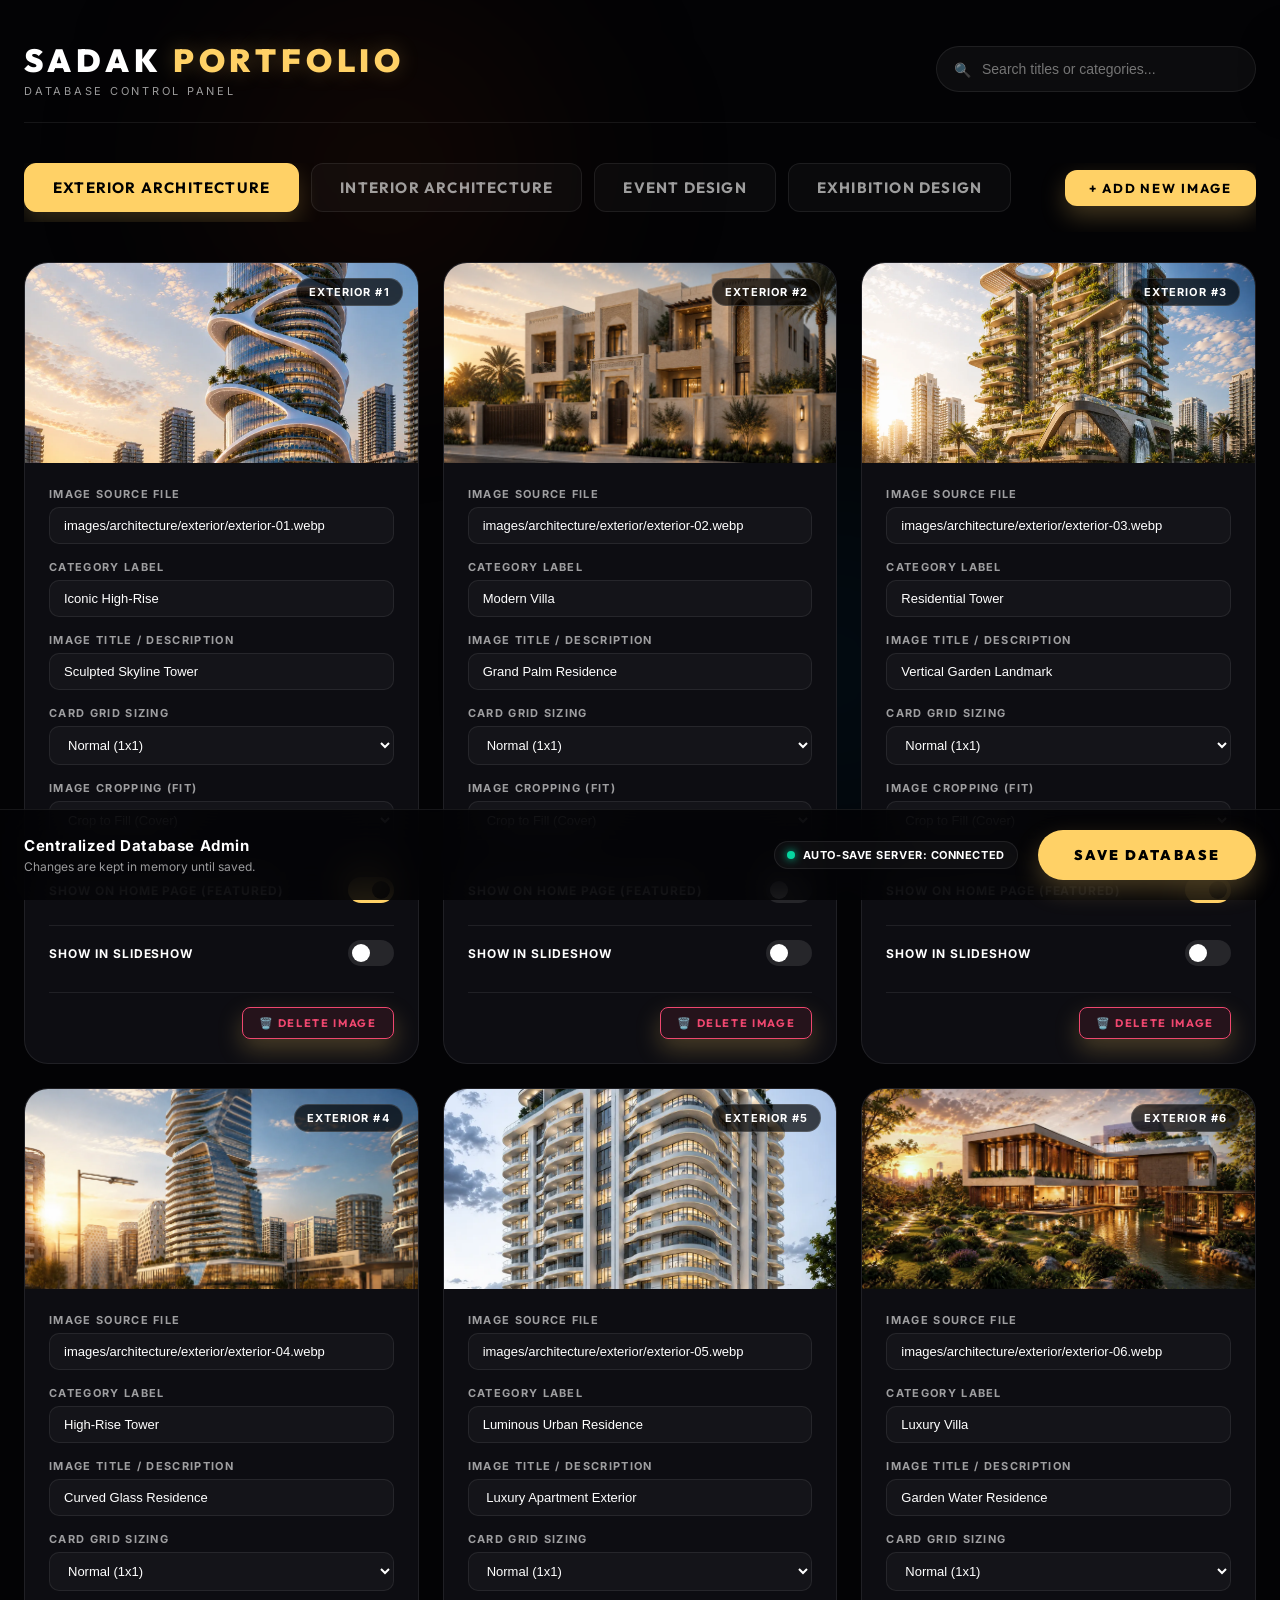
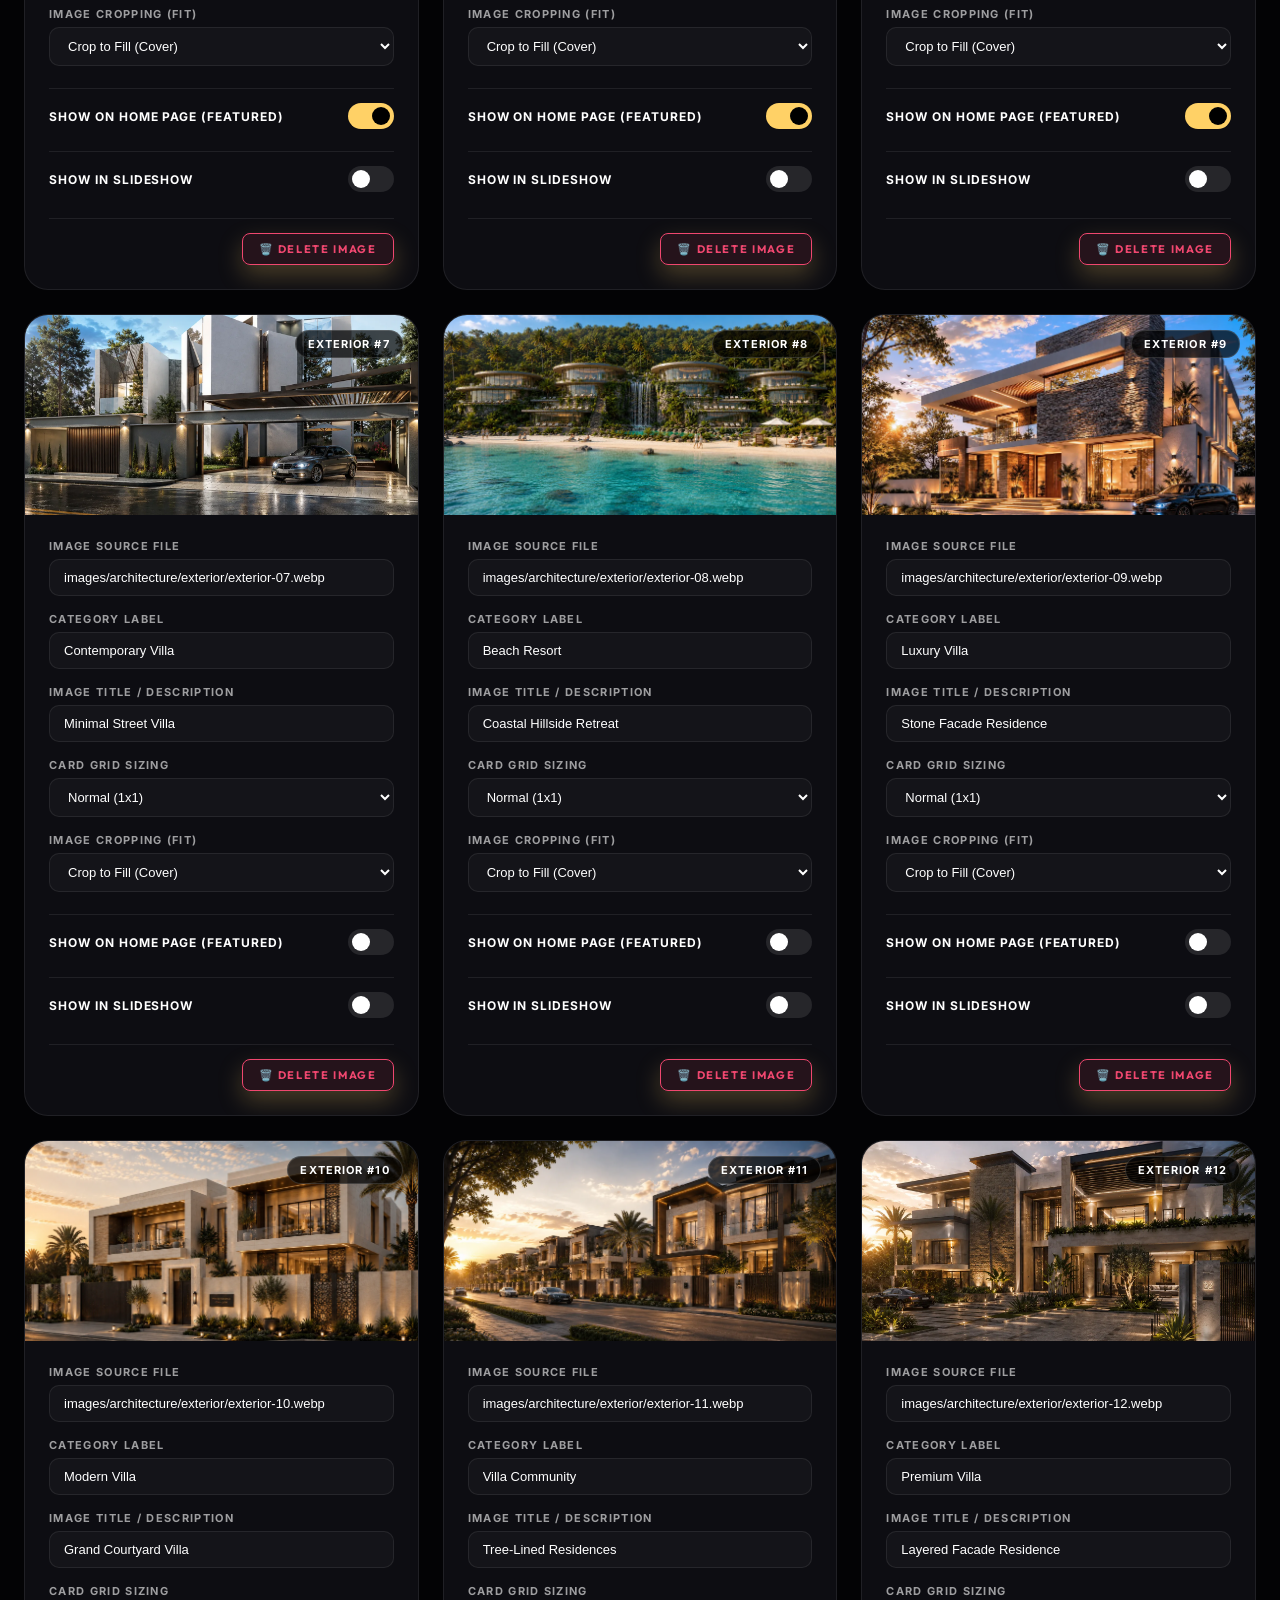
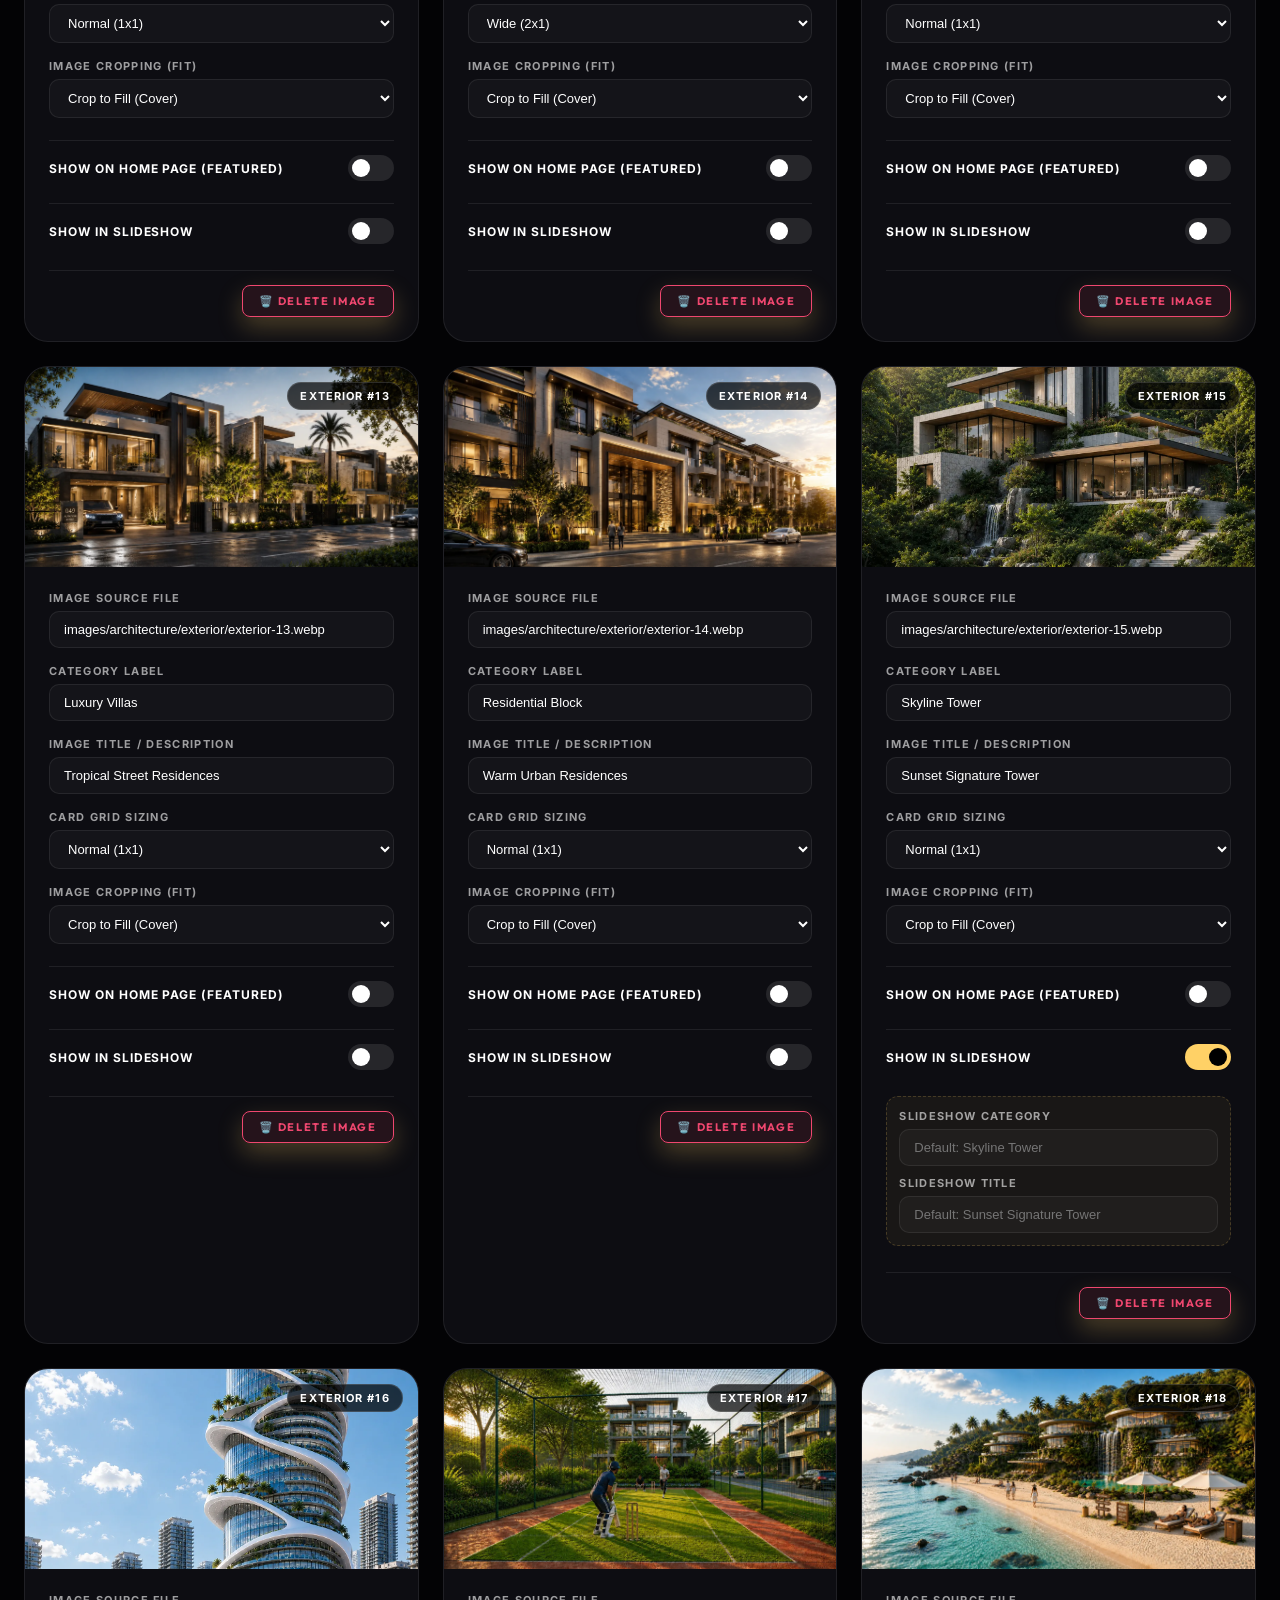
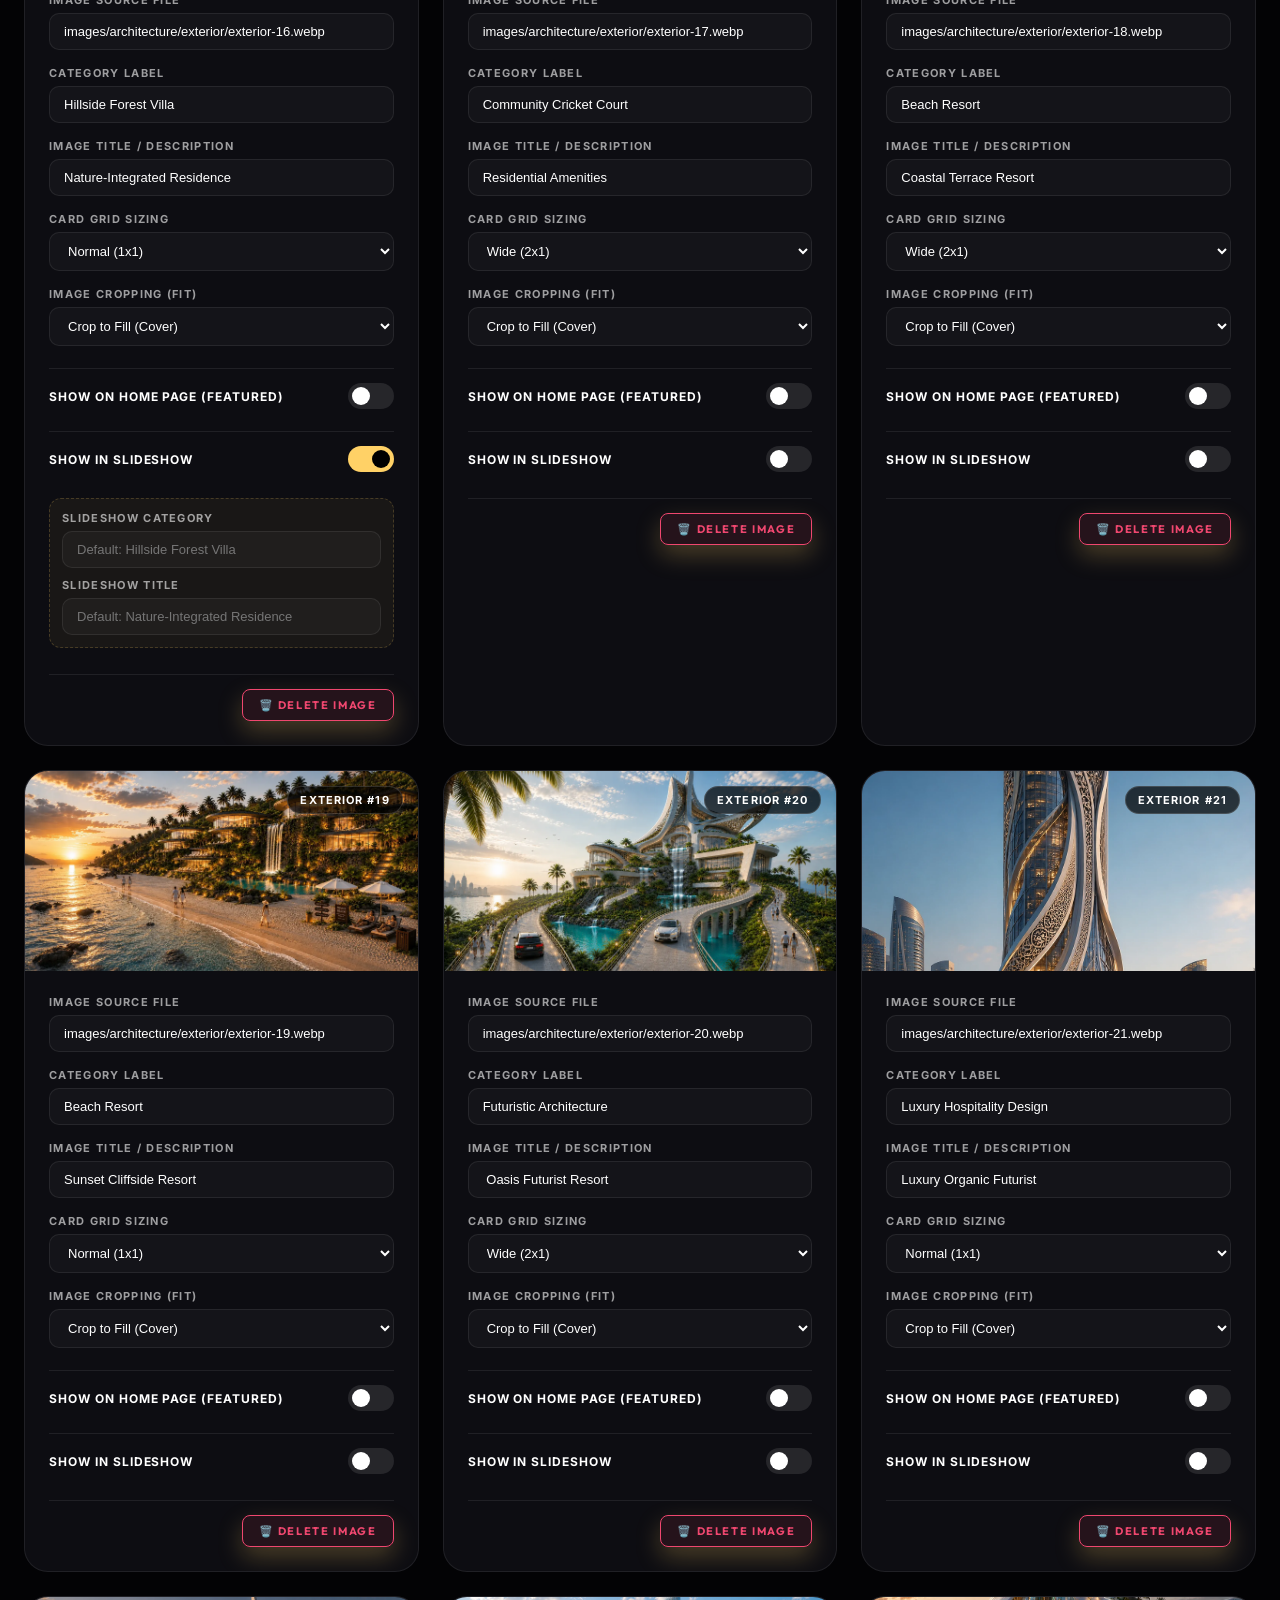
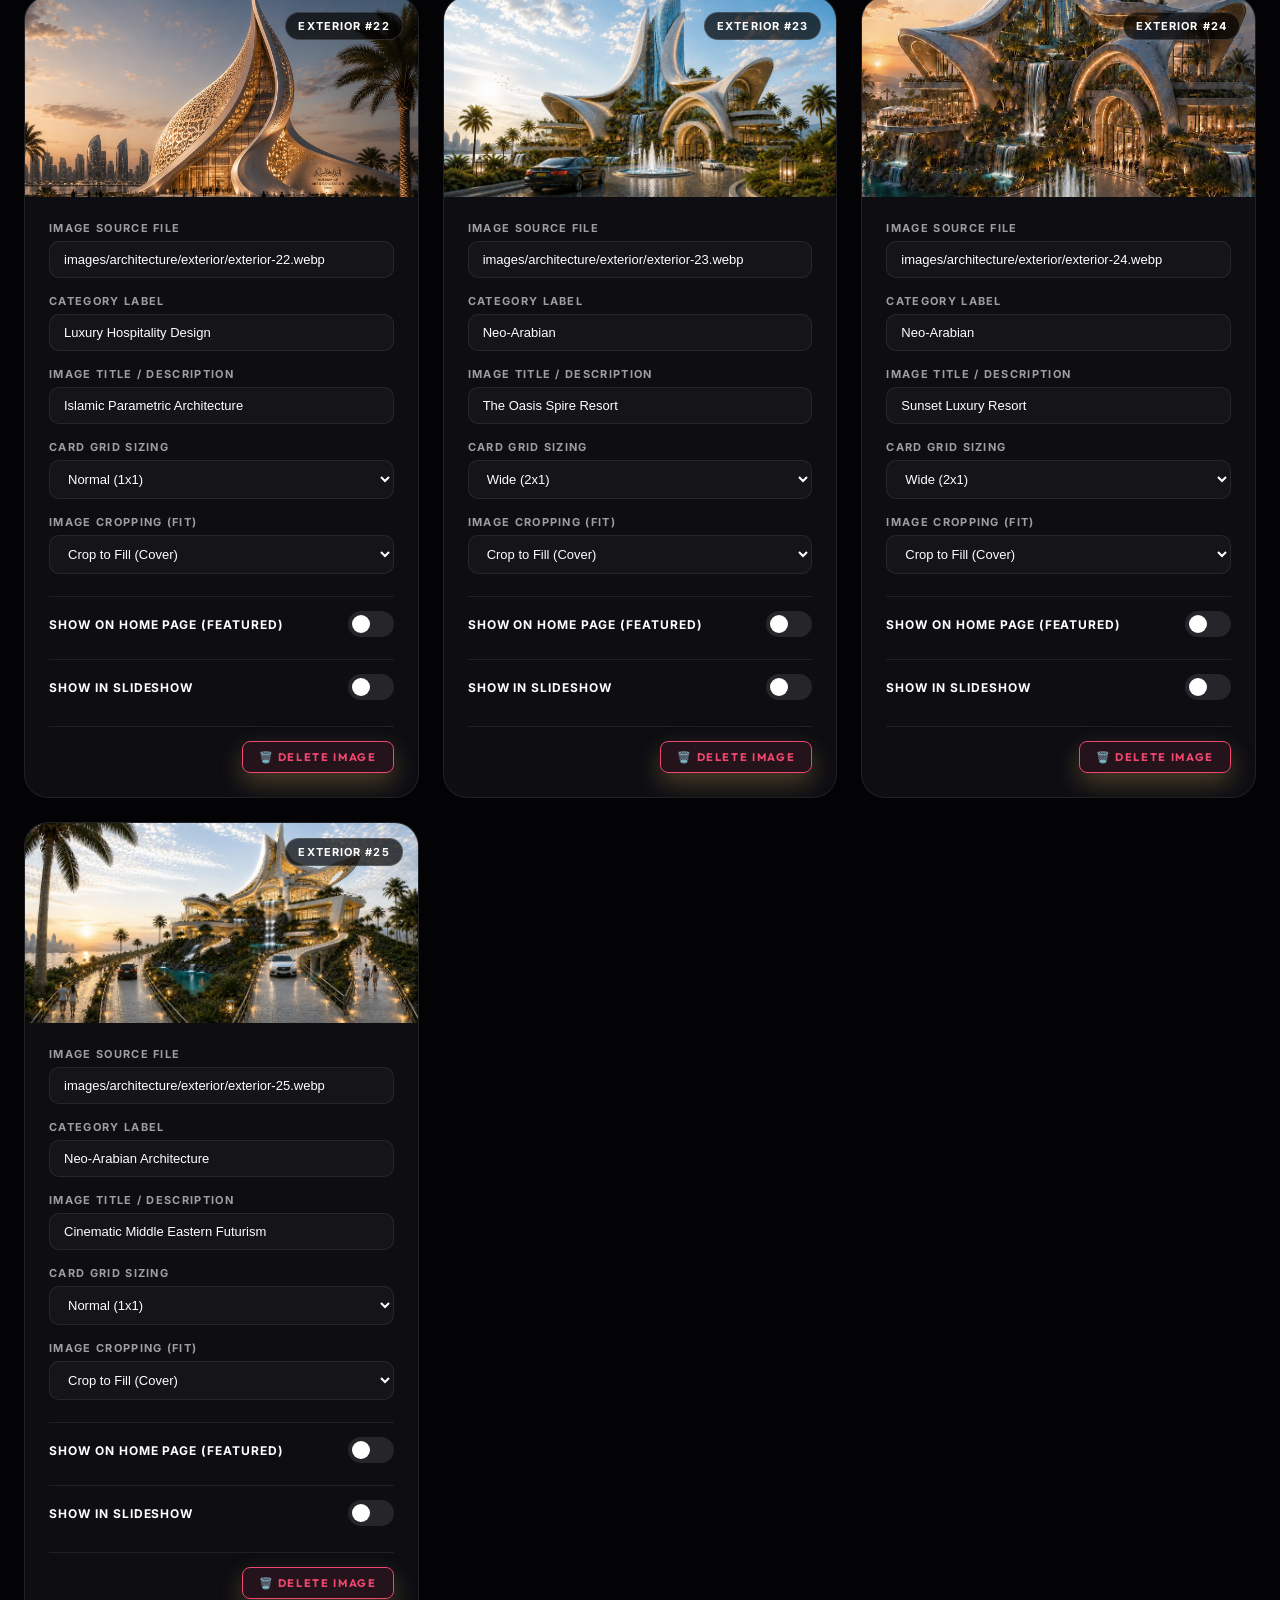
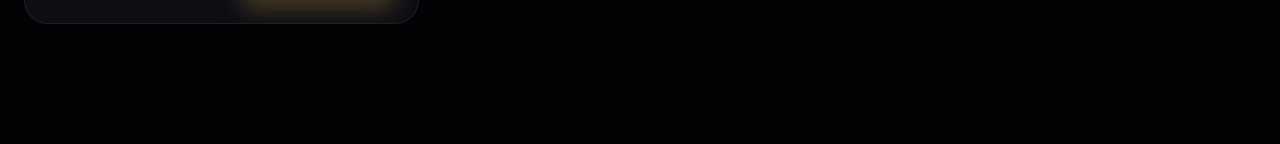
<file: admin.html>
<!DOCTYPE html>
<html lang="en">
<head>
  <meta charset="UTF-8" />
  <meta name="viewport" content="width=device-width, initial-scale=1.0" />
  <title>Sadak Portfolio | Admin Control Panel</title>
  <link href="https://fonts.googleapis.com/css2?family=Outfit:wght@300;400;600;800;900&family=Inter:wght@300;400;500;700&display=swap" rel="stylesheet" />
  <style>
    :root {
      --bg-dark: #030305;
      --bg-card: #0d0d12;
      --bg-card-hover: #14141d;
      --accent: #ffd166;
      --accent-glow: rgba(255, 209, 102, 0.25);
      --text-main: #ffffff;
      --text-muted: rgba(255, 255, 255, 0.6);
      --border: rgba(255, 255, 255, 0.08);
      --border-focus: rgba(255, 209, 102, 0.4);
      --success: #06d6a0;
      --success-glow: rgba(6, 214, 160, 0.2);
      --error: #ef476f;
    }

    * {
      box-sizing: border-box;
      outline: none;
    }

    body {
      margin: 0;
      background-color: var(--bg-dark);
      color: var(--text-main);
      font-family: 'Inter', sans-serif;
      overflow-x: hidden;
    }

    h1, h2, h3, .btn, .tab-btn {
      font-family: 'Outfit', sans-serif;
    }

    /* Background glows */
    .bg-glows {
      position: fixed;
      inset: 0;
      z-index: -1;
      pointer-events: none;
      overflow: hidden;
    }
    .glow-1 {
      position: absolute;
      top: -10%;
      left: 10%;
      width: 40vw;
      height: 40vw;
      background: radial-gradient(circle, rgba(128, 42, 0, 0.15), transparent 70%);
      filter: blur(80px);
    }
    .glow-2 {
      position: absolute;
      bottom: -10%;
      right: 10%;
      width: 50vw;
      height: 50vw;
      background: radial-gradient(circle, rgba(0, 90, 140, 0.12), transparent 70%);
      filter: blur(80px);
    }

    .admin-container {
      max-width: 1400px;
      margin: 0 auto;
      padding: 40px 24px 120px;
    }

    header {
      display: flex;
      justify-content: space-between;
      align-items: center;
      margin-bottom: 40px;
      border-bottom: 1px solid var(--border);
      padding-bottom: 24px;
    }

    .brand {
      display: flex;
      flex-direction: column;
    }
    .brand h1 {
      margin: 0;
      font-size: 32px;
      font-weight: 900;
      letter-spacing: 0.15em;
      text-transform: uppercase;
    }
    .brand h1 span {
      color: var(--accent);
      text-shadow: 0 0 20px var(--accent-glow);
    }
    .brand small {
      color: var(--text-muted);
      font-size: 11px;
      letter-spacing: 0.25em;
      text-transform: uppercase;
      margin-top: 4px;
    }

    .search-box {
      position: relative;
      width: 320px;
    }
    .search-box input {
      width: 100%;
      background: rgba(255, 255, 255, 0.04);
      border: 1px solid var(--border);
      border-radius: 999px;
      padding: 14px 20px 14px 45px;
      color: white;
      font-size: 14px;
      transition: all 0.3s ease;
    }
    .search-box input:focus {
      border-color: var(--border-focus);
      background: rgba(255, 255, 255, 0.08);
      box-shadow: 0 0 15px rgba(255, 209, 102, 0.1);
    }
    .search-box::before {
      content: "🔍";
      position: absolute;
      left: 18px;
      top: 50%;
      transform: translateY(-50%);
      font-size: 14px;
      opacity: 0.6;
    }

    /* Tabs */
    .tabs-wrapper {
      display: flex;
      gap: 12px;
      margin-bottom: 30px;
      overflow-x: auto;
      padding-bottom: 10px;
    }
    .tab-btn {
      background: rgba(255, 255, 255, 0.03);
      border: 1px solid var(--border);
      border-radius: 12px;
      color: var(--text-muted);
      padding: 14px 28px;
      font-size: 15px;
      font-weight: 700;
      text-transform: uppercase;
      letter-spacing: 0.08em;
      cursor: pointer;
      transition: all 0.3s cubic-bezier(0.4, 0, 0.2, 1);
    }
    .tab-btn:hover {
      color: white;
      border-color: rgba(255, 255, 255, 0.2);
      background: rgba(255, 255, 255, 0.06);
    }
    .tab-btn.active {
      color: #000000;
      background: var(--accent);
      border-color: var(--accent);
      box-shadow: 0 10px 25px rgba(255, 209, 102, 0.2);
    }

    /* Grid Layout */
    .grid {
      display: grid;
      grid-template-columns: repeat(auto-fill, minmax(340px, 1fr));
      gap: 24px;
    }

    /* Cards */
    .card {
      background: var(--bg-card);
      border: 1px solid var(--border);
      border-radius: 24px;
      overflow: hidden;
      display: flex;
      flex-direction: column;
      transition: all 0.4s cubic-bezier(0.4, 0, 0.2, 1);
      position: relative;
    }
    .card:hover {
      transform: translateY(-8px);
      border-color: var(--border-focus);
      background: var(--bg-card-hover);
      box-shadow: 0 20px 40px rgba(0, 0, 0, 0.4);
    }

    .card-media {
      position: relative;
      height: 200px;
      background: #1e1e24;
      overflow: hidden;
    }
    .card-media img {
      width: 100%;
      height: 100%;
      object-fit: cover;
      transition: transform 0.6s ease;
    }
    .card:hover .card-media img {
      transform: scale(1.08);
    }

    .card-badge {
      position: absolute;
      top: 15px;
      right: 15px;
      background: rgba(0, 0, 0, 0.7);
      padding: 6px 12px;
      border-radius: 99px;
      font-size: 11px;
      letter-spacing: 0.1em;
      text-transform: uppercase;
      font-weight: 700;
      border: 1px solid rgba(255, 255, 255, 0.15);
    }

    .card-body {
      padding: 24px;
      display: flex;
      flex-direction: column;
      gap: 16px;
      flex-grow: 1;
    }

    .form-group {
      display: flex;
      flex-direction: column;
      gap: 6px;
    }
    .form-group label {
      font-size: 11px;
      text-transform: uppercase;
      letter-spacing: 0.12em;
      color: var(--text-muted);
      font-weight: 700;
    }
    .form-group input, .form-group select {
      background: rgba(255, 255, 255, 0.03);
      border: 1px solid var(--border);
      border-radius: 10px;
      padding: 10px 14px;
      color: white;
      font-size: 13px;
      transition: all 0.3s ease;
    }
    .form-group input:focus, .form-group select:focus {
      border-color: var(--border-focus);
      background: rgba(255, 255, 255, 0.06);
    }

    .checkbox-group {
      display: flex;
      align-items: center;
      justify-content: space-between;
      margin-top: 6px;
      border-top: 1px solid var(--border);
      padding-top: 14px;
    }
    .checkbox-group label {
      font-size: 12px;
      font-weight: 700;
      text-transform: uppercase;
      letter-spacing: 0.08em;
    }

    /* Custom iOS Switch */
    .switch {
      position: relative;
      display: inline-block;
      width: 46px;
      height: 26px;
    }
    .switch input {
      opacity: 0;
      width: 0;
      height: 0;
    }
    .slider {
      position: absolute;
      cursor: pointer;
      inset: 0;
      background-color: rgba(255, 255, 255, 0.1);
      transition: .3s cubic-bezier(0.4, 0, 0.2, 1);
      border-radius: 34px;
    }
    .slider:before {
      position: absolute;
      content: "";
      height: 18px;
      width: 18px;
      left: 4px;
      bottom: 4px;
      background-color: white;
      transition: .3s cubic-bezier(0.4, 0, 0.2, 1);
      border-radius: 50%;
    }
    input:checked + .slider {
      background-color: var(--accent);
    }
    input:focus + .slider {
      box-shadow: 0 0 1px var(--accent);
    }
    input:checked + .slider:before {
      transform: translateX(20px);
      background-color: #000000;
    }

    /* Action bar */
    .action-bar {
      position: fixed;
      bottom: 0;
      left: 0;
      right: 0;
      background: rgba(3, 3, 5, 0.85);
      backdrop-filter: blur(20px);
      border-top: 1px solid var(--border);
      padding: 20px 24px;
      display: flex;
      justify-content: space-between;
      align-items: center;
      z-index: 99;
    }
    .action-info {
      display: flex;
      flex-direction: column;
    }
    .action-info strong {
      font-size: 15px;
      letter-spacing: 0.04em;
    }
    .action-info span {
      font-size: 12px;
      color: var(--text-muted);
      margin-top: 4px;
    }
    .server-status {
      display: inline-flex;
      align-items: center;
      gap: 8px;
      background: rgba(255, 255, 255, 0.04);
      padding: 6px 12px;
      border-radius: 99px;
      border: 1px solid var(--border);
      font-size: 11px;
      font-weight: 700;
      text-transform: uppercase;
      letter-spacing: 0.05em;
    }
    .status-dot {
      width: 8px;
      height: 8px;
      border-radius: 50%;
      background: var(--text-muted);
    }
    .server-status.online .status-dot {
      background: var(--success);
      box-shadow: 0 0 8px var(--success);
    }

    .btn {
      background: var(--accent);
      color: #000000;
      border: none;
      border-radius: 99px;
      padding: 16px 36px;
      font-size: 14px;
      font-weight: 900;
      text-transform: uppercase;
      letter-spacing: 0.15em;
      cursor: pointer;
      transition: all 0.3s cubic-bezier(0.4, 0, 0.2, 1);
      box-shadow: 0 10px 25px var(--accent-glow);
    }
    .btn:hover {
      transform: translateY(-4px);
      box-shadow: 0 15px 35px rgba(255, 209, 102, 0.35);
    }
    .btn:active {
      transform: translateY(-1px);
    }
    .btn.disabled {
      opacity: 0.5;
      cursor: not-allowed;
      pointer-events: none;
    }

    /* Modal styles */
    .modal-overlay {
      position: fixed;
      inset: 0;
      background: rgba(0, 0, 0, 0.85);
      backdrop-filter: blur(10px);
      z-index: 1000;
      display: flex;
      justify-content: center;
      align-items: center;
      opacity: 0;
      pointer-events: none;
      transition: opacity 0.3s ease;
    }
    .modal-overlay.open {
      opacity: 1;
      pointer-events: auto;
    }
    .modal {
      background: var(--bg-card);
      border: 1px solid var(--border-focus);
      border-radius: 30px;
      width: 90%;
      max-width: 750px;
      padding: 40px;
      position: relative;
      box-shadow: 0 30px 80px rgba(0, 0, 0, 0.8);
      transform: scale(0.9);
      transition: transform 0.3s cubic-bezier(0.175, 0.885, 0.32, 1.275);
    }
    .modal-overlay.open .modal {
      transform: scale(1);
    }
    .modal-close {
      position: absolute;
      top: 25px;
      right: 25px;
      font-size: 24px;
      cursor: pointer;
      opacity: 0.5;
      transition: 0.3s;
    }
    .modal-close:hover {
      opacity: 1;
    }
    .modal h2 {
      margin: 0 0 12px;
      font-weight: 800;
      font-size: 26px;
      text-transform: uppercase;
      letter-spacing: 0.05em;
    }
    .modal p {
      color: var(--text-muted);
      line-height: 1.6;
      margin: 0 0 24px;
      font-size: 14px;
    }
    .modal textarea {
      width: 100%;
      height: 300px;
      background: rgba(0, 0, 0, 0.4);
      border: 1px solid var(--border);
      border-radius: 16px;
      padding: 20px;
      color: #ffd166;
      font-family: monospace;
      font-size: 12px;
      resize: none;
      margin-bottom: 24px;
    }
    .modal-actions {
      display: flex;
      gap: 14px;
    }
    .btn-secondary {
      background: rgba(255, 255, 255, 0.04);
      color: white;
      border: 1px solid var(--border);
    }
    .btn-secondary:hover {
      background: rgba(255, 255, 255, 0.08);
      box-shadow: none;
    }

    /* Toast Notification */
    .toast {
      position: fixed;
      top: 30px;
      right: 30px;
      background: var(--bg-card);
      border-left: 5px solid var(--success);
      padding: 16px 28px;
      border-radius: 12px;
      box-shadow: 0 15px 40px rgba(0, 0, 0, 0.4);
      z-index: 10000;
      transform: translateX(120%);
      transition: transform 0.4s cubic-bezier(0.175, 0.885, 0.32, 1.275);
      display: flex;
      align-items: center;
      gap: 12px;
      border: 1px solid var(--border);
      border-left-width: 5px;
    }
    .toast.show {
      transform: translateX(0);
    }
    .toast.error {
      border-left-color: var(--error);
    }
    .toast-title {
      font-weight: 700;
      font-size: 14px;
    }

    /* Responsive */
    @media (max-width: 768px) {
      header {
        flex-direction: column;
        align-items: flex-start;
        gap: 20px;
      }
      .search-box {
        width: 100%;
      }
      .action-bar {
        flex-direction: column;
        gap: 15px;
        align-items: stretch;
        text-align: center;
      }
      .btn {
        width: 100%;
      }
      .modal-actions {
        flex-direction: column;
      }
    }
  </style>
</head>
<body>
  <div class="bg-glows">
    <div class="glow-1"></div>
    <div class="glow-2"></div>
  </div>

  <div class="admin-container">
    <header>
      <div class="brand">
        <h1>Sadak <span>Portfolio</span></h1>
        <small>Database Control Panel</small>
      </div>
      <div class="search-box">
        <input type="text" id="searchInput" placeholder="Search titles or categories..." oninput="filterCards()" />
      </div>
    </header>

    <div class="tabs-wrapper" id="tabsContainer" style="display: flex; justify-content: space-between; align-items: center; flex-wrap: wrap; gap: 20px; width: 100%;">
      <div style="display: flex; gap: 12px; overflow-x: auto; padding-bottom: 10px;">
        <button class="tab-btn active" onclick="switchTab('exterior')">Exterior Architecture</button>
        <button class="tab-btn" onclick="switchTab('interior')">Interior Architecture</button>
        <button class="tab-btn" onclick="switchTab('events')">Event Design</button>
        <button class="tab-btn" onclick="switchTab('exhibition')">Exhibition Design</button>
      </div>
      <button class="btn" style="padding: 10px 24px; font-size: 13px; font-weight: 700; border-radius: 12px; margin-bottom: 10px;" onclick="addNewImageRecord()">+ Add New Image</button>
    </div>

    <div class="grid" id="cardsGrid">
      <!-- Dynamically filled with editable cards -->
    </div>
  </div>

  <div class="action-bar">
    <div class="action-info">
      <strong>Centralized Database Admin</strong>
      <span>Changes are kept in memory until saved.</span>
    </div>
    <div style="display: flex; align-items: center; gap: 20px;">
      <div class="server-status" id="serverStatus">
        <span class="status-dot"></span>
        <span id="serverStatusText">Detecting Server...</span>
      </div>
      <button class="btn" id="saveBtn" onclick="saveDatabase()">Save Database</button>
    </div>
  </div>

  <!-- Modal overlay for fallback file download / code copy -->
  <div class="modal-overlay" id="saveModalOverlay">
    <div class="modal">
      <div class="modal-close" onclick="closeModal()">✕</div>
      <h2>Database Code Generated!</h2>
      <p>Since the admin page was opened as a local file, we cannot write directly to your hard drive. Choose one of the options below to update your website database:</p>
      <textarea id="databaseCodeText" readonly></textarea>
      <div class="modal-actions">
        <button class="btn" onclick="downloadDatabaseFile()">Download portfolio-data.js</button>
        <button class="btn btn-secondary" onclick="copyDatabaseToClipboard()">Copy to Clipboard</button>
        <button class="btn btn-secondary" onclick="closeModal()">Close</button>
      </div>
    </div>
  </div>

  <!-- Toast Toast message -->
  <div class="toast" id="toast">
    <div class="toast-icon" id="toastIcon">✨</div>
    <div class="toast-content">
      <div class="toast-title" id="toastTitle">Success</div>
    </div>
  </div>

  <!-- Load current database -->
  <script src="portfolio-data.js"></script>
  <script>
    let activeTab = 'exterior';
    let localDB = null;
    let isServerOnline = false;

    // Check server status immediately
    async function checkServerStatus() {
      const statusContainer = document.getElementById('serverStatus');
      const statusText = document.getElementById('serverStatusText');
      
      // If we are served over http protocol, check api
      if (window.location.protocol.startsWith('http')) {
        try {
          const res = await fetch('/portfolio-data.js', { method: 'HEAD' });
          if (res.ok) {
            isServerOnline = true;
            statusContainer.className = 'server-status online';
            statusText.textContent = 'Auto-Save Server: Connected';
            console.log("Server detected. Dynamic saving enabled.");
          }
        } catch (e) {
          isServerOnline = false;
          statusContainer.className = 'server-status';
          statusText.textContent = 'Local File Mode';
        }
      } else {
        isServerOnline = false;
        statusContainer.className = 'server-status';
        statusText.textContent = 'Local File Mode';
      }
    }

    // Initialize local database clone
    function initDatabase() {
      if (typeof PORTFOLIO_DATA !== 'undefined') {
        localDB = JSON.parse(JSON.stringify(PORTFOLIO_DATA));
        renderActiveCards();
      } else {
        showToast("Database not found! Ensure portfolio-data.js is present.", true);
      }
    }

    // Renders all items for the selected tab
    function renderActiveCards() {
      const grid = document.getElementById('cardsGrid');
      grid.innerHTML = '';
      
      const items = localDB[activeTab] || [];
      if (items.length === 0) {
        grid.innerHTML = `<div style="grid-column: 1/-1; text-align: center; padding: 40px; color: var(--text-muted);">No images found in this category.</div>`;
        return;
      }

      items.forEach((item, index) => {
        const card = document.createElement('div');
        card.className = 'card';
        card.dataset.index = index;
        card.dataset.title = item.title.toLowerCase();
        card.dataset.category = item.category.toLowerCase();
        
        // Sizing options options
        const sizeOptions = [
          { value: '', name: 'Normal (1x1)' },
          { value: 'wide', name: 'Wide (2x1)' },
          { value: 'large', name: 'Large (2x2)' }
        ];
        
        let sizeSelectHTML = sizeOptions.map(opt => 
          `<option value="${opt.value}" ${item.sizeClass === opt.value ? 'selected' : ''}>${opt.name}</option>`
        ).join('');

        card.innerHTML = `
          <div class="card-media">
            <img src="${item.image}" alt="${item.title}" onerror="this.src='https://placehold.co/600x400/101018/ffd166?text=Image+Not+Found'"/>
            <span class="card-badge">${activeTab} #${index + 1}</span>
          </div>
          <div class="card-body">
            <div class="form-group">
              <label>Image Source File</label>
              <input type="text" value="${item.image}" oninput="updateItemField('${activeTab}', ${index}, 'image', this.value)" placeholder="e.g. images/folder/img.webp" />
            </div>
            <div class="form-group">
              <label>Category Label</label>
              <input type="text" value="${item.category}" oninput="updateItemField('${activeTab}', ${index}, 'category', this.value)" placeholder="e.g. Luxury Villa" />
            </div>
            <div class="form-group">
              <label>Image Title / Description</label>
              <input type="text" value="${item.title}" oninput="updateItemField('${activeTab}', ${index}, 'title', this.value)" placeholder="e.g. Arabic Majlis" />
            </div>
            <div class="form-group">
              <label>Card Grid Sizing</label>
              <select onchange="updateItemField('${activeTab}', ${index}, 'sizeClass', this.value)">
                ${sizeSelectHTML}
              </select>
            </div>
            <div class="form-group">
              <label>Image Cropping (Fit)</label>
              <select onchange="updateItemField('${activeTab}', ${index}, 'cropMode', this.value)">
                <option value="cover" ${item.cropMode !== 'contain' ? 'selected' : ''}>Crop to Fill (Cover)</option>
                <option value="contain" ${item.cropMode === 'contain' ? 'selected' : ''}>Show Full Image (Contain)</option>
              </select>
            </div>
            <div class="checkbox-group">
              <label>Show on Home Page (Featured)</label>
              <label class="switch">
                <input type="checkbox" ${item.featured ? 'checked' : ''} onchange="updateItemField('${activeTab}', ${index}, 'featured', this.checked)" />
                <span class="slider"></span>
              </label>
            </div>
            <div class="checkbox-group">
              <label>Show in Slideshow</label>
              <label class="switch">
                <input type="checkbox" ${item.inSlideshow ? 'checked' : ''} onchange="toggleSlideshowFields('${activeTab}', ${index}, this.checked)" />
                <span class="slider"></span>
              </label>
            </div>
            <div class="slideshow-fields" id="slideshow-fields-${index}" style="display: ${item.inSlideshow ? 'flex' : 'none'}; flex-direction: column; gap: 10px; margin-top: 10px; padding: 12px; background: rgba(255, 209, 102, 0.05); border: 1px dashed rgba(255, 209, 102, 0.2); border-radius: 12px;">
              <div class="form-group">
                <label>Slideshow Category</label>
                <input type="text" value="${item.slideshowCategory || ''}" oninput="updateItemField('${activeTab}', ${index}, 'slideshowCategory', this.value)" placeholder="Default: ${item.category}" />
              </div>
              <div class="form-group">
                <label>Slideshow Title</label>
                <input type="text" value="${item.slideshowTitle || ''}" oninput="updateItemField('${activeTab}', ${index}, 'slideshowTitle', this.value)" placeholder="Default: ${item.title}" />
              </div>
            </div>
            <div style="display: flex; justify-content: flex-end; margin-top: 10px; border-top: 1px solid var(--border); padding-top: 14px;">
              <button class="btn btn-secondary" style="background: rgba(239, 71, 111, 0.1); border: 1px solid var(--error); color: var(--error); padding: 8px 16px; font-size: 11px; border-radius: 8px; font-weight: 700; width: auto;" onclick="deleteImageRecord('${activeTab}', ${index})">🗑️ Delete Image</button>
            </div>
          </div>
        `;
        grid.appendChild(card);
      });
      filterCards();
    }

    // Switch section tabs
    function switchTab(tabName) {
      activeTab = tabName;
      document.querySelectorAll('.tab-btn').forEach(btn => btn.classList.remove('active'));
      const activeBtn = Array.from(document.querySelectorAll('.tab-btn')).find(btn => 
        btn.textContent.toLowerCase().includes(tabName.substring(0,4))
      );
      if (activeBtn) activeBtn.classList.add('active');
      renderActiveCards();
    }

    // Live update field data in-memory
    function updateItemField(category, index, field, value) {
      if (localDB && localDB[category] && localDB[category][index] !== undefined) {
        localDB[category][index][field] = value;
      }
    }

    // Toggle slideshow fields and save in DB
    function toggleSlideshowFields(category, index, checked) {
      updateItemField(category, index, 'inSlideshow', checked);
      const fieldsDiv = document.getElementById(`slideshow-fields-${index}`);
      if (fieldsDiv) {
        fieldsDiv.style.display = checked ? 'flex' : 'none';
      }
    }

    // Add a new empty image record to the active section
    function addNewImageRecord() {
      if (!localDB || !localDB[activeTab]) return;
      
      const newRecord = {
        image: "images/placeholder.webp",
        category: "New Category",
        title: "Untitled Image",
        sizeClass: "",
        featured: false,
        cropMode: "cover",
        inSlideshow: false,
        slideshowCategory: "",
        slideshowTitle: ""
      };
      
      localDB[activeTab].push(newRecord);
      renderActiveCards();
      
      // Highlight/scroll to the new card
      setTimeout(() => {
        const cards = document.querySelectorAll('#cardsGrid .card');
        const newCard = cards[cards.length - 1];
        if (newCard) {
          newCard.scrollIntoView({ behavior: 'smooth', block: 'center' });
          newCard.style.borderColor = 'var(--accent)';
          newCard.style.boxShadow = '0 0 25px var(--accent-glow)';
          setTimeout(() => {
            newCard.style.borderColor = '';
            newCard.style.boxShadow = '';
          }, 2500);
        }
      }, 150);
      
      showToast("Added new record to " + activeTab + "! Set image path and details, then save.", false);
    }

    // Delete an image record from the database
    function deleteImageRecord(category, index) {
      if (confirm("Are you sure you want to delete this image from the database? This cannot be undone until you click 'Save Database'.")) {
        localDB[category].splice(index, 1);
        renderActiveCards();
        showToast("Removed image record from " + category + ".", false);
      }
    }

    // Live search filter
    function filterCards() {
      const query = document.getElementById('searchInput').value.toLowerCase().trim();
      const cards = document.querySelectorAll('#cardsGrid .card');
      
      cards.forEach(card => {
        const title = card.dataset.title;
        const category = card.dataset.category;
        
        if (title.includes(query) || category.includes(query)) {
          card.style.display = 'flex';
        } else {
          card.style.display = 'none';
        }
      });
    }

    // Save changes to database
    async function saveDatabase() {
      const saveBtn = document.getElementById('saveBtn');
      saveBtn.textContent = 'Saving...';
      saveBtn.classList.add('disabled');

      if (isServerOnline) {
        // Direct save via built-in Python Server
        try {
          const response = await fetch('/api/save', {
            method: 'POST',
            headers: { 'Content-Type': 'application/json' },
            body: JSON.stringify(localDB)
          });
          const result = await response.json();
          if (result.status === 'success') {
            showToast("Database saved successfully directly to portfolio-data.js!", false);
          } else {
            showToast("Server error: " + result.message, true);
          }
        } catch (e) {
          showToast("Network error trying to auto-save to server.", true);
        } finally {
          saveBtn.textContent = 'Save Database';
          saveBtn.classList.remove('disabled');
        }
      } else {
        // Fallback file download and clipboard copy modal
        const codeText = document.getElementById('databaseCodeText');
        const jsFileContent = `// Centralized Portfolio Database\n// This file is loaded by the website and can be edited using admin.html\n\nconst PORTFOLIO_DATA = ${JSON.stringify(localDB, null, 2)};\n`;
        codeText.value = jsFileContent;
        
        document.getElementById('saveModalOverlay').classList.add('open');
        saveBtn.textContent = 'Save Database';
        saveBtn.classList.remove('disabled');
      }
    }

    // File download fallback helper
    function downloadDatabaseFile() {
      const content = document.getElementById('databaseCodeText').value;
      const blob = new Blob([content], { type: 'application/javascript' });
      const link = document.createElement('a');
      link.href = URL.createObjectURL(blob);
      link.download = 'portfolio-data.js';
      document.body.appendChild(link);
      link.click();
      document.body.removeChild(link);
      showToast("portfolio-data.js downloaded! Drag it to your website folder.", false);
    }

    // Copy to clipboard fallback helper
    function copyDatabaseToClipboard() {
      const codeText = document.getElementById('databaseCodeText');
      codeText.select();
      codeText.setSelectionRange(0, 99999); // Mobile support
      navigator.clipboard.writeText(codeText.value);
      showToast("Database code copied to clipboard! Paste it into portfolio-data.js.", false);
    }

    function closeModal() {
      document.getElementById('saveModalOverlay').classList.remove('open');
    }

    // Sleek customized toast alert popup
    function showToast(message, isError = false) {
      const toast = document.getElementById('toast');
      const title = document.getElementById('toastTitle');
      const icon = document.getElementById('toastIcon');
      
      toast.className = 'toast';
      if (isError) {
        toast.classList.add('error');
        title.textContent = 'Error';
        icon.textContent = '🚨';
      } else {
        title.textContent = 'Success';
        icon.textContent = '✨';
      }
      
      document.getElementById('toast').querySelector('.toast-content').innerHTML = `
        <div class="toast-title">${isError ? 'Error' : 'Success'}</div>
        <div style="font-size: 12px; color: var(--text-muted); margin-top: 2px;">${message}</div>
      `;
      
      toast.classList.add('show');
      setTimeout(() => {
        toast.classList.remove('show');
      }, 4500);
    }

    // Self execution start
    window.addEventListener('DOMContentLoaded', async () => {
      await checkServerStatus();
      initDatabase();
    });
  </script>
</body>
</html>
</file>
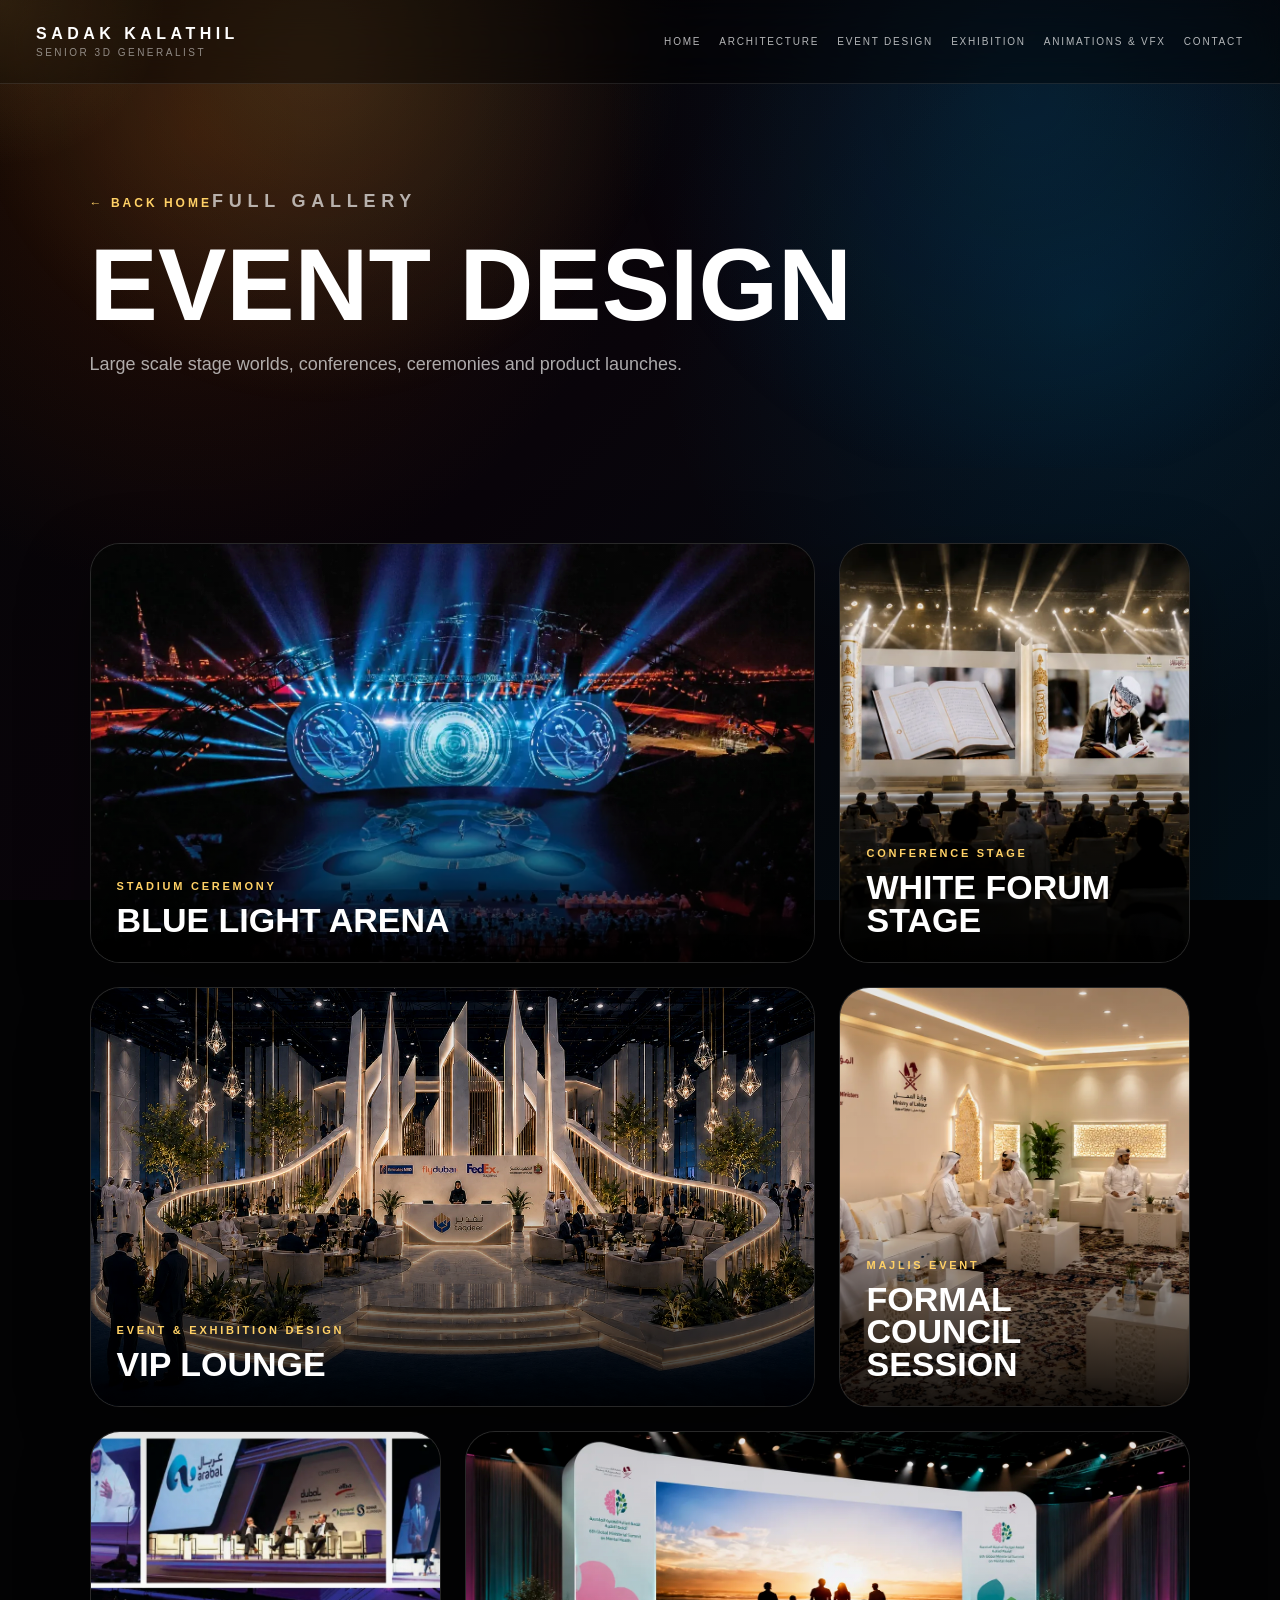
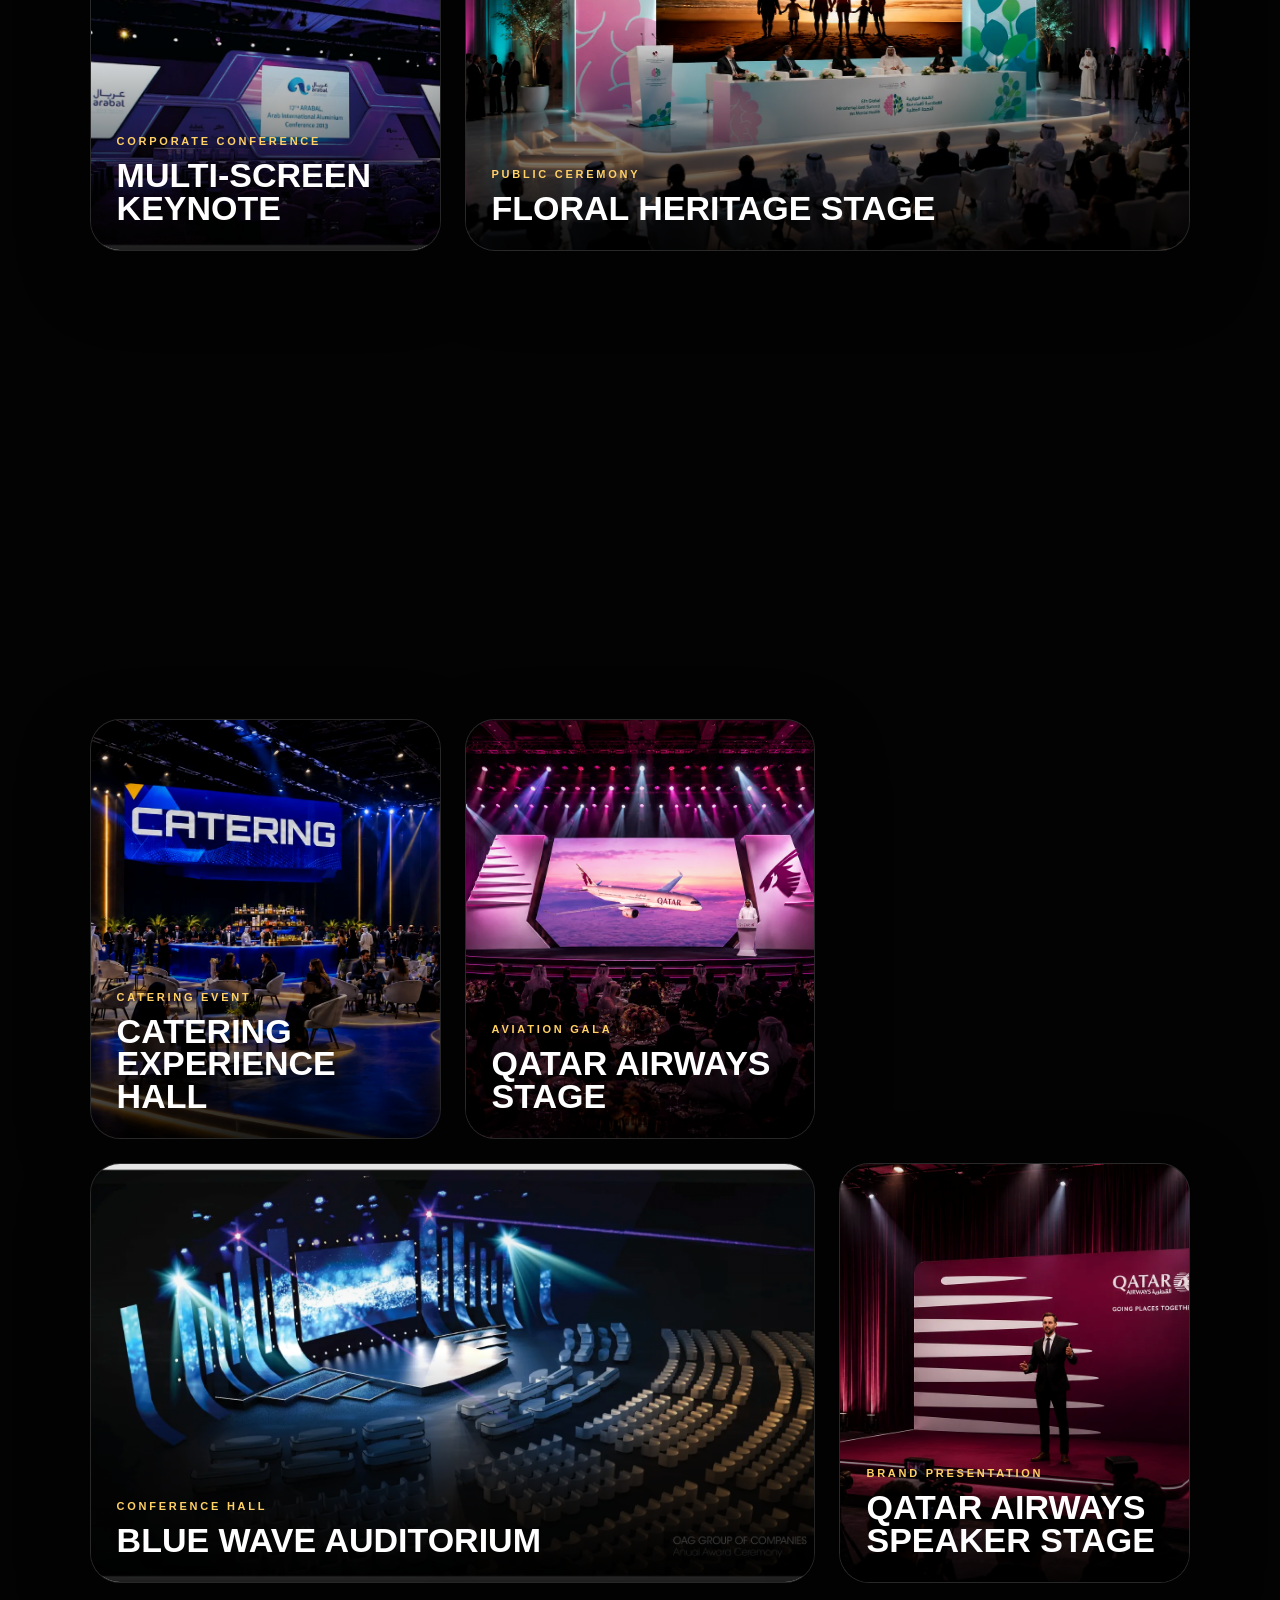
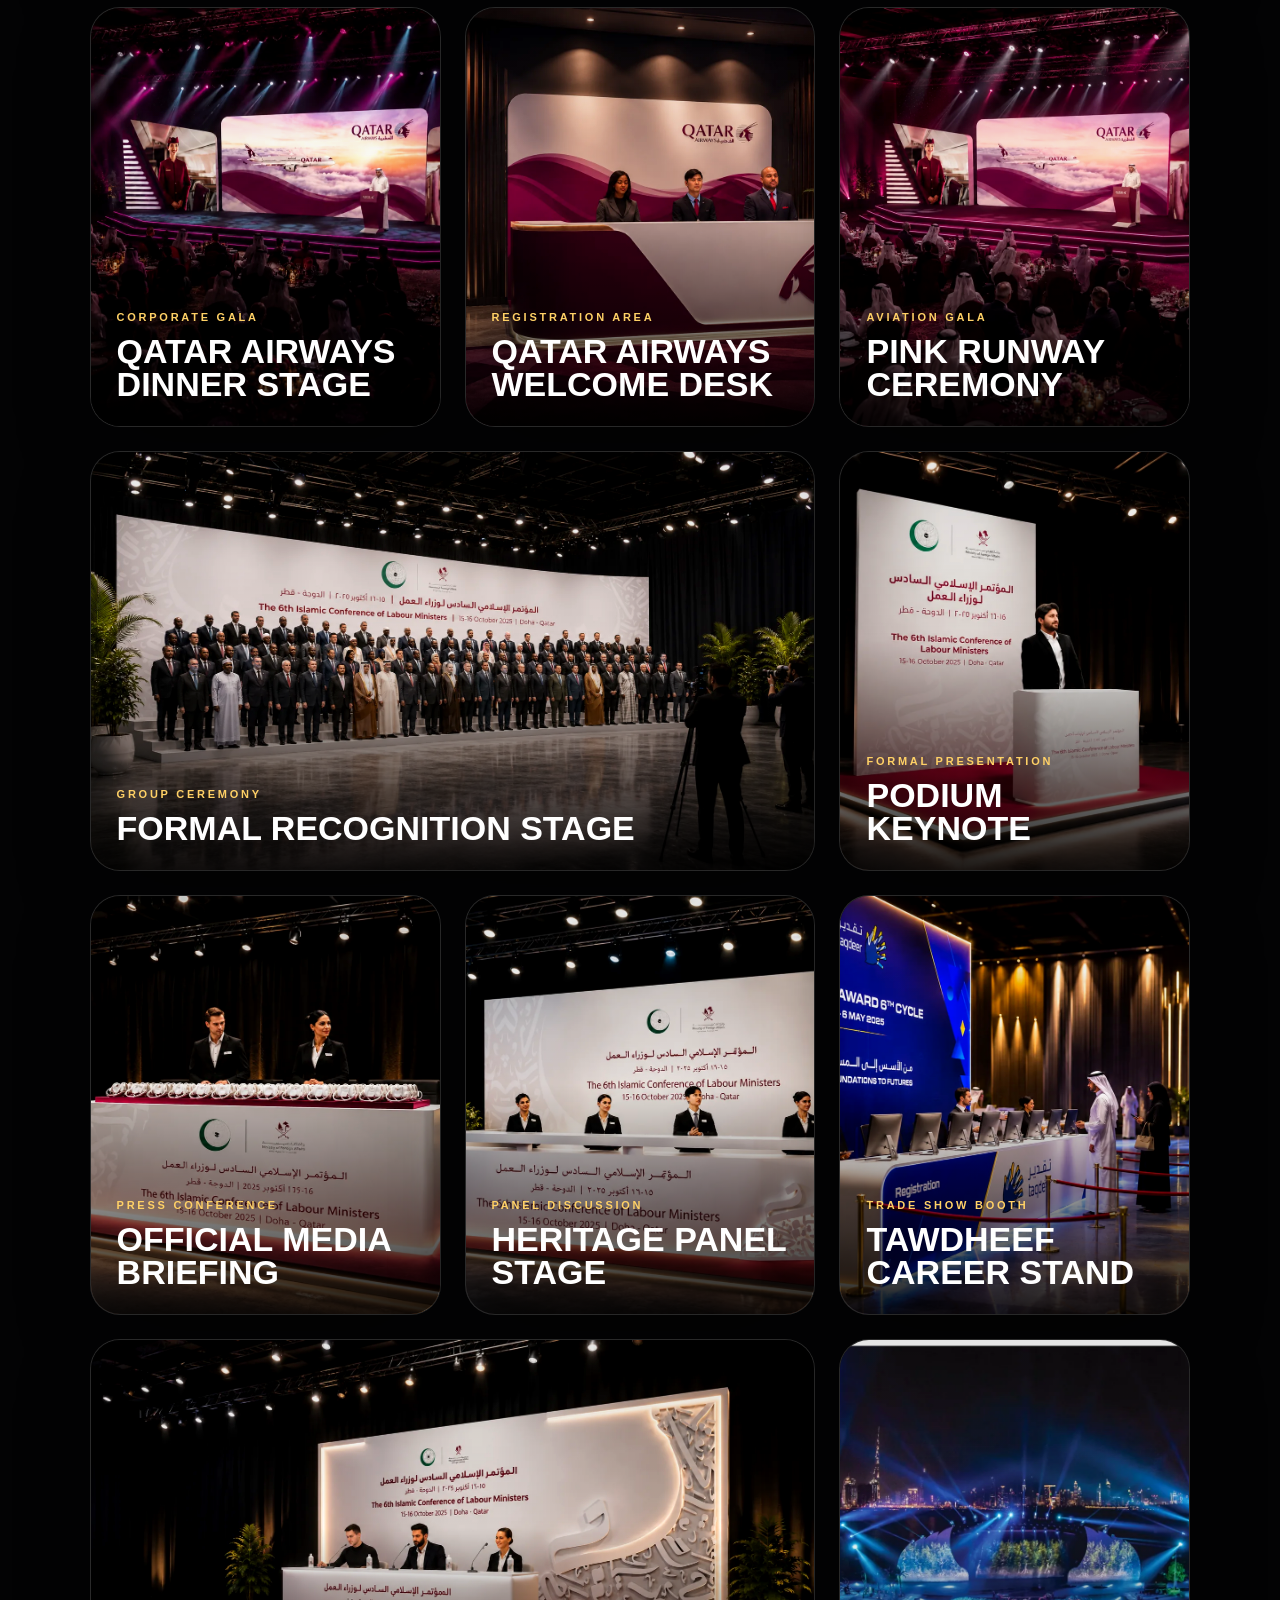
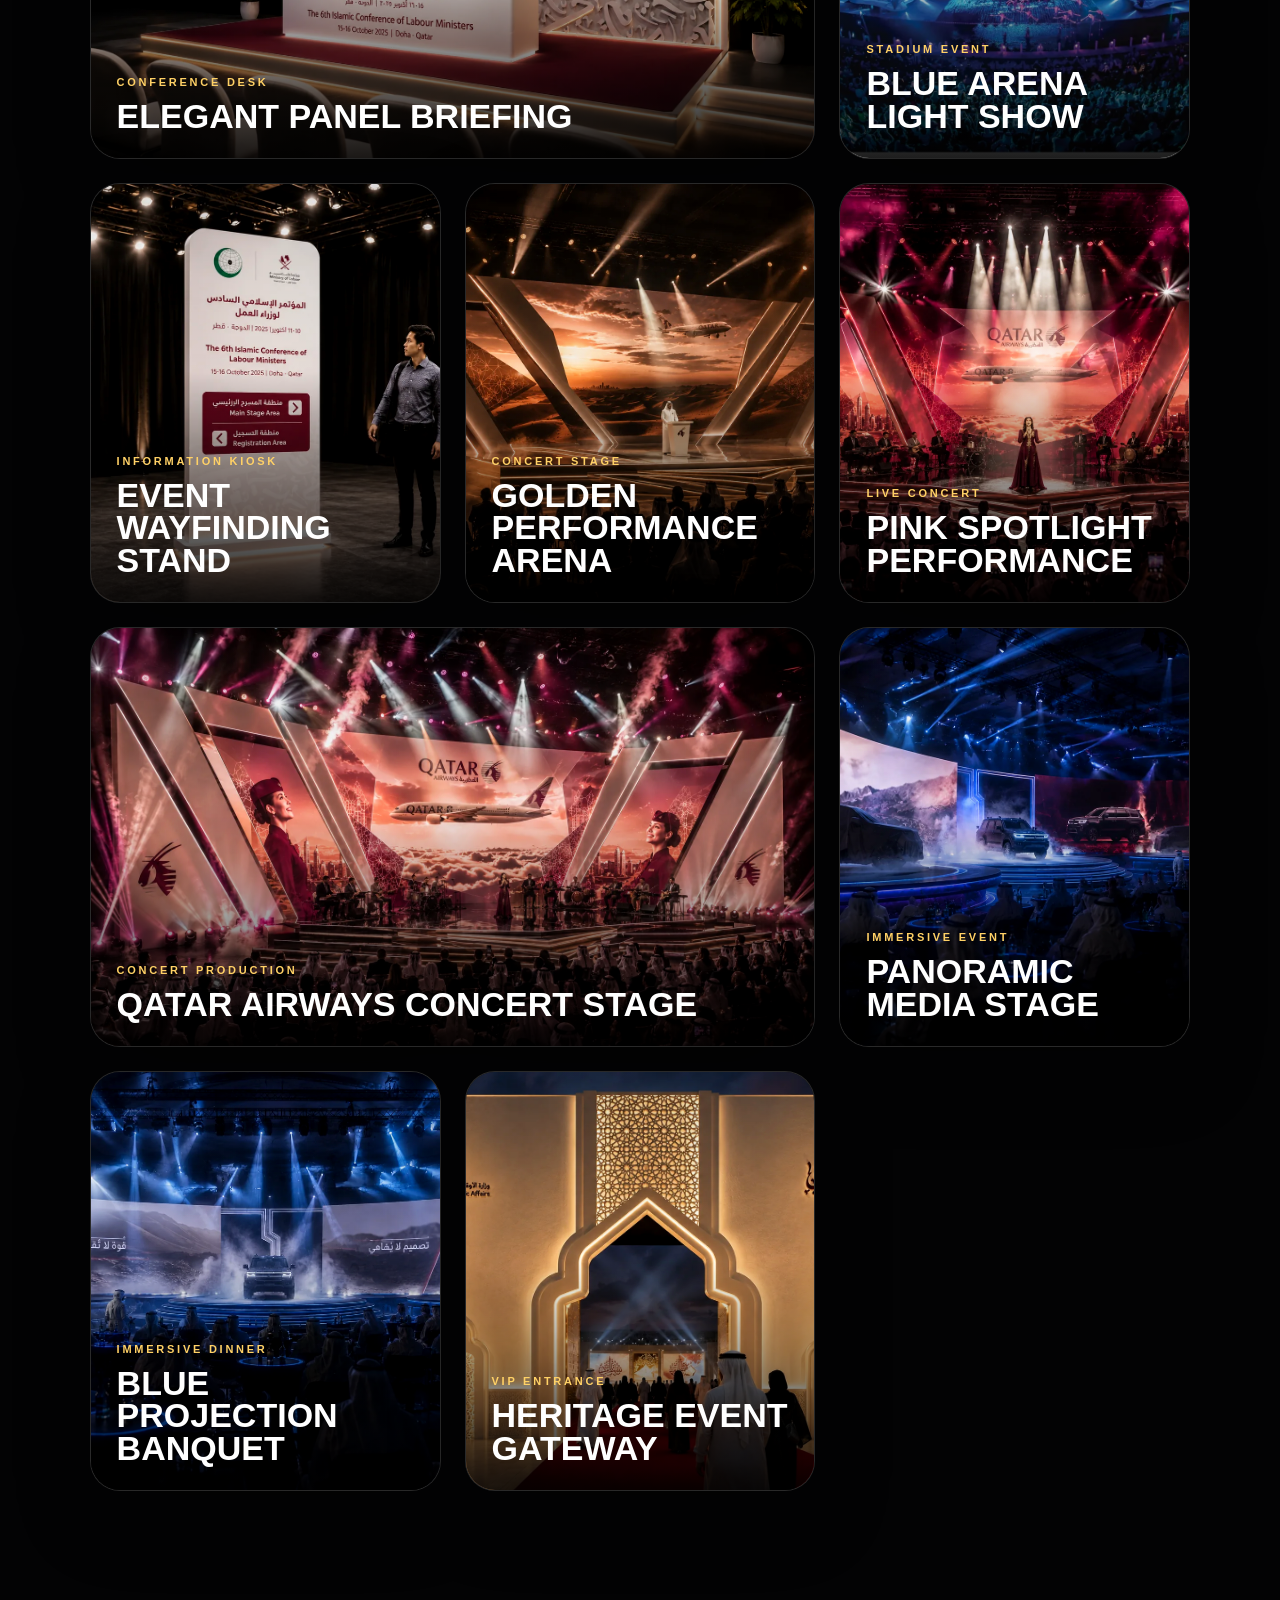
<file: events.html>
<!DOCTYPE html>
<html lang="en">
<head><meta charset="UTF-8" /><meta name="viewport" content="width=device-width, initial-scale=1.0" /><title>Event Design | Sadak Kalathil</title><link rel="stylesheet" href="style.css" /></head>
<body>
  <div class="cursor-glow"></div><div class="global-bg"></div>
  <header class="site-header"><a class="brand" href="index.html#home"><span>SADAK KALATHIL</span><small>Senior 3D Generalist</small></a><button class="menu-button" aria-label="Open menu">MENU</button><nav class="nav"><a href="index.html#home">Home</a><a href="index.html#architecture">Architecture</a><a href="index.html#events">Event Design</a><a href="index.html#exhibition">Exhibition</a><a href="index.html#animation">Animations & VFX</a><a href="index.html#contact">Contact</a></nav></header>
  <main>
    <section class="page-hero section"><div class="page-title reveal"><a class="back-link" href="index.html">← Back Home</a><p class="eyebrow">Full Gallery</p><h1>Event Design</h1><p>Large scale stage worlds, conferences, ceremonies and product launches.</p></div></section>
    <section class="full-gallery" id="gallery-grid">
      <!-- Dynamically loaded from portfolio-loader.js -->
    </section>
  </main>
  <script src="portfolio-data.js"></script>
  <script src="portfolio-loader.js"></script>
  <script src="script.js"></script>
</body></html>
</file>
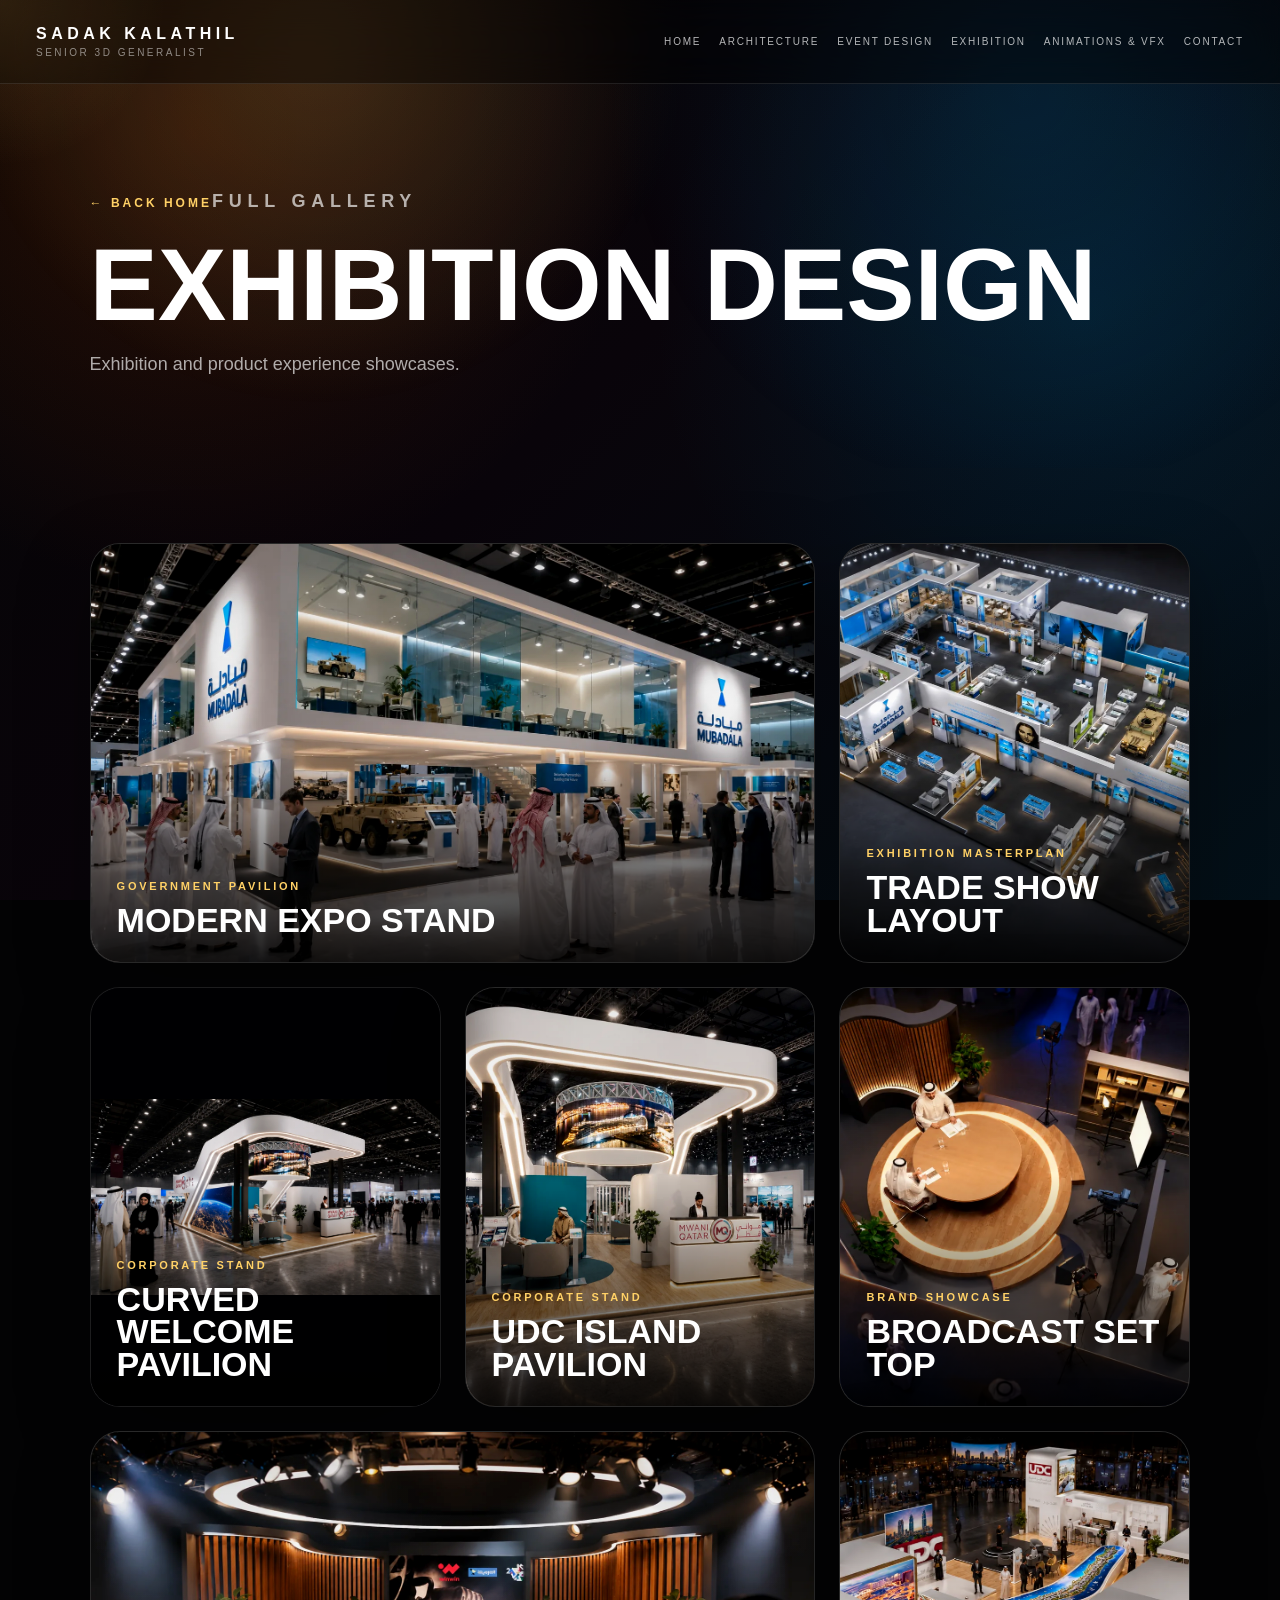
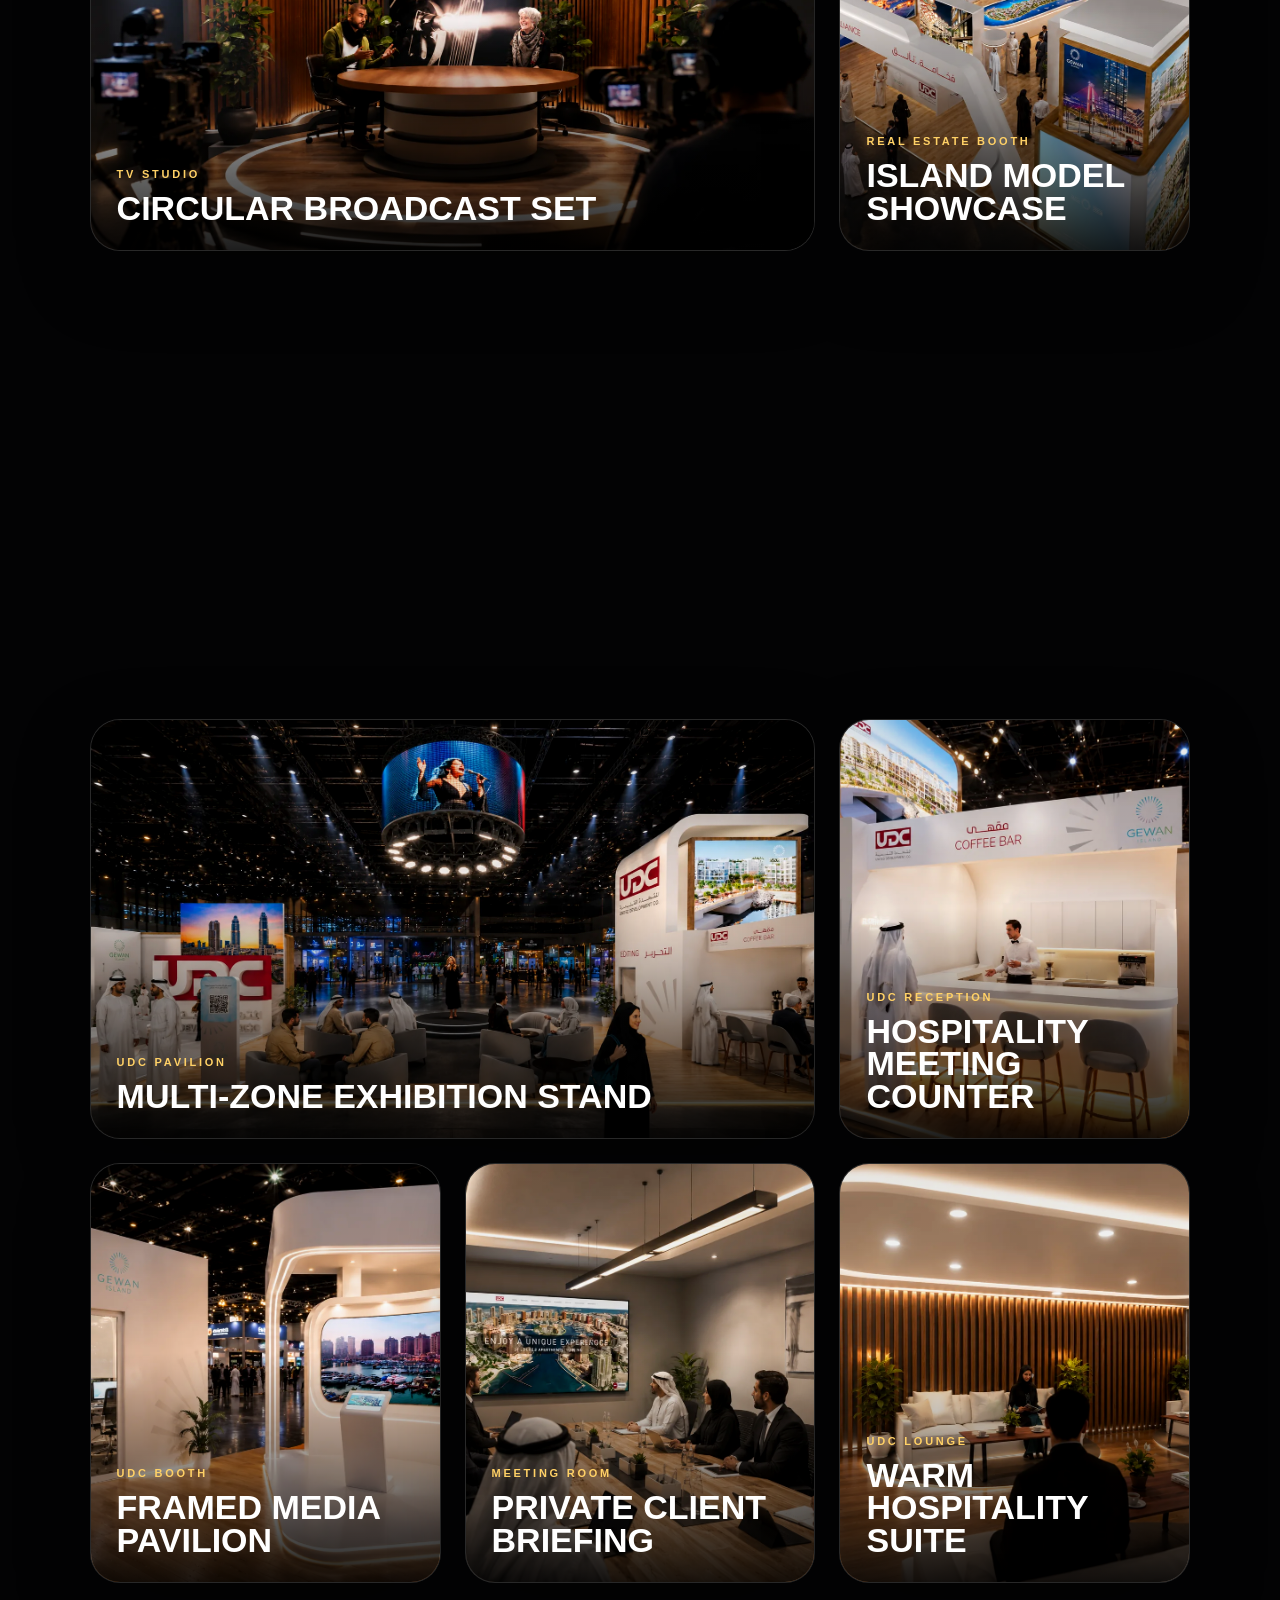
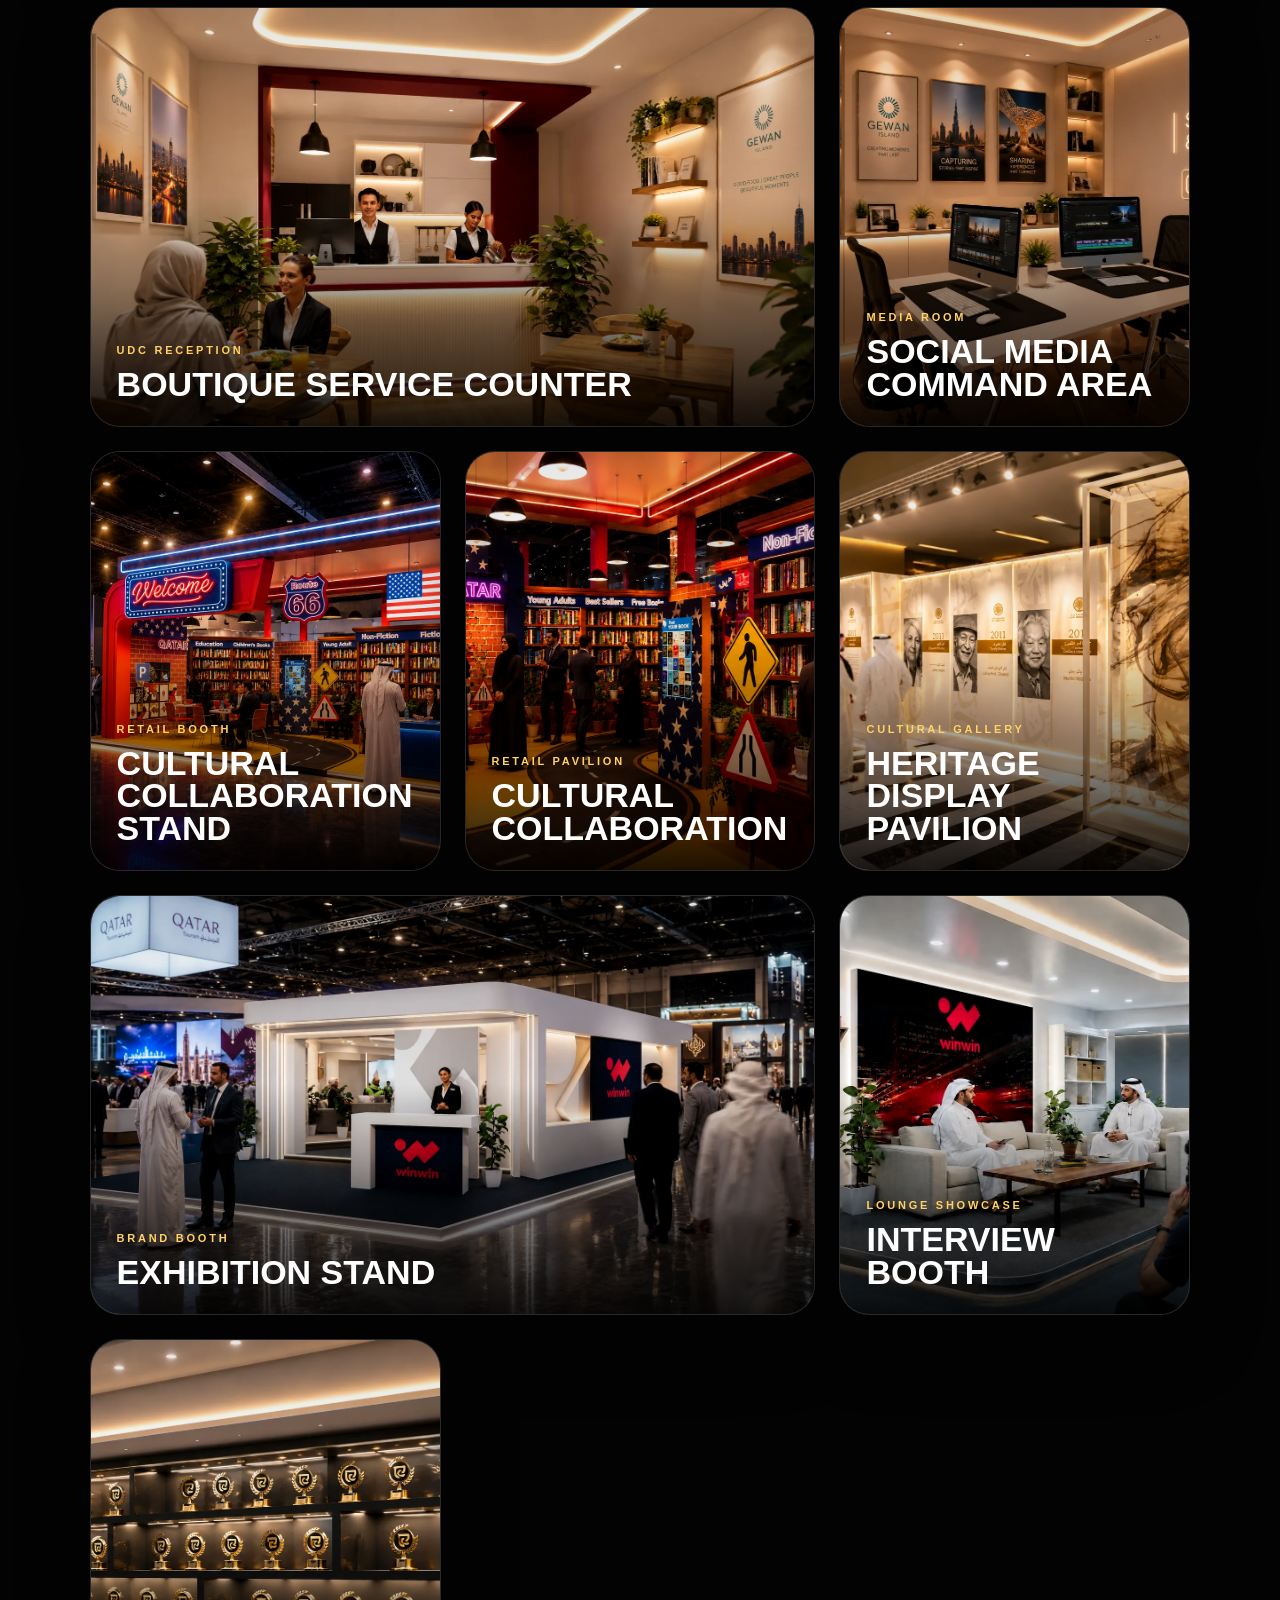
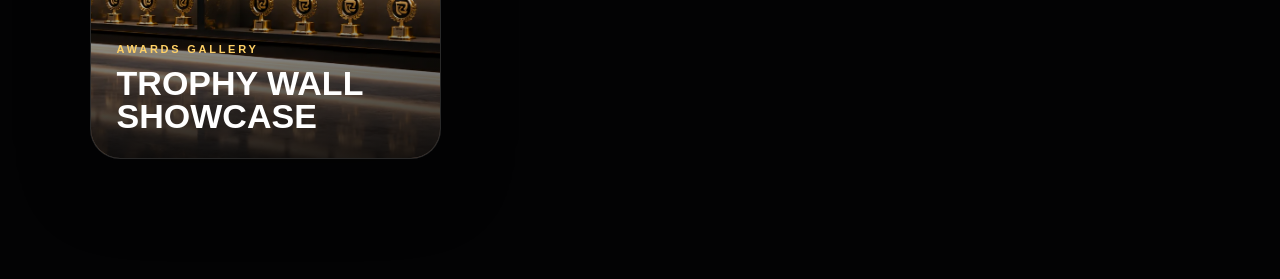
<file: exhibition.html>
<!DOCTYPE html>
<html lang="en">
<head><meta charset="UTF-8" /><meta name="viewport" content="width=device-width, initial-scale=1.0" /><title>Exhibition Design | Sadak Kalathil</title><link rel="stylesheet" href="style.css" /></head>
<body>
  <div class="cursor-glow"></div><div class="global-bg"></div>
  <header class="site-header"><a class="brand" href="index.html#home"><span>SADAK KALATHIL</span><small>Senior 3D Generalist</small></a><button class="menu-button" aria-label="Open menu">MENU</button><nav class="nav"><a href="index.html#home">Home</a><a href="index.html#architecture">Architecture</a><a href="index.html#events">Event Design</a><a href="index.html#exhibition">Exhibition</a><a href="index.html#animation">Animations & VFX</a><a href="index.html#contact">Contact</a></nav></header>
  <main>
    <section class="page-hero section"><div class="page-title reveal"><a class="back-link" href="index.html">← Back Home</a><p class="eyebrow">Full Gallery</p><h1>Exhibition Design</h1><p>Exhibition and product experience showcases.</p></div></section>
    <section class="full-gallery" id="gallery-grid">
      <!-- Dynamically loaded from portfolio-loader.js -->
    </section>
  </main>
  <script src="portfolio-data.js"></script>
  <script src="portfolio-loader.js"></script>
  <script src="script.js"></script>
</body></html>
</file>
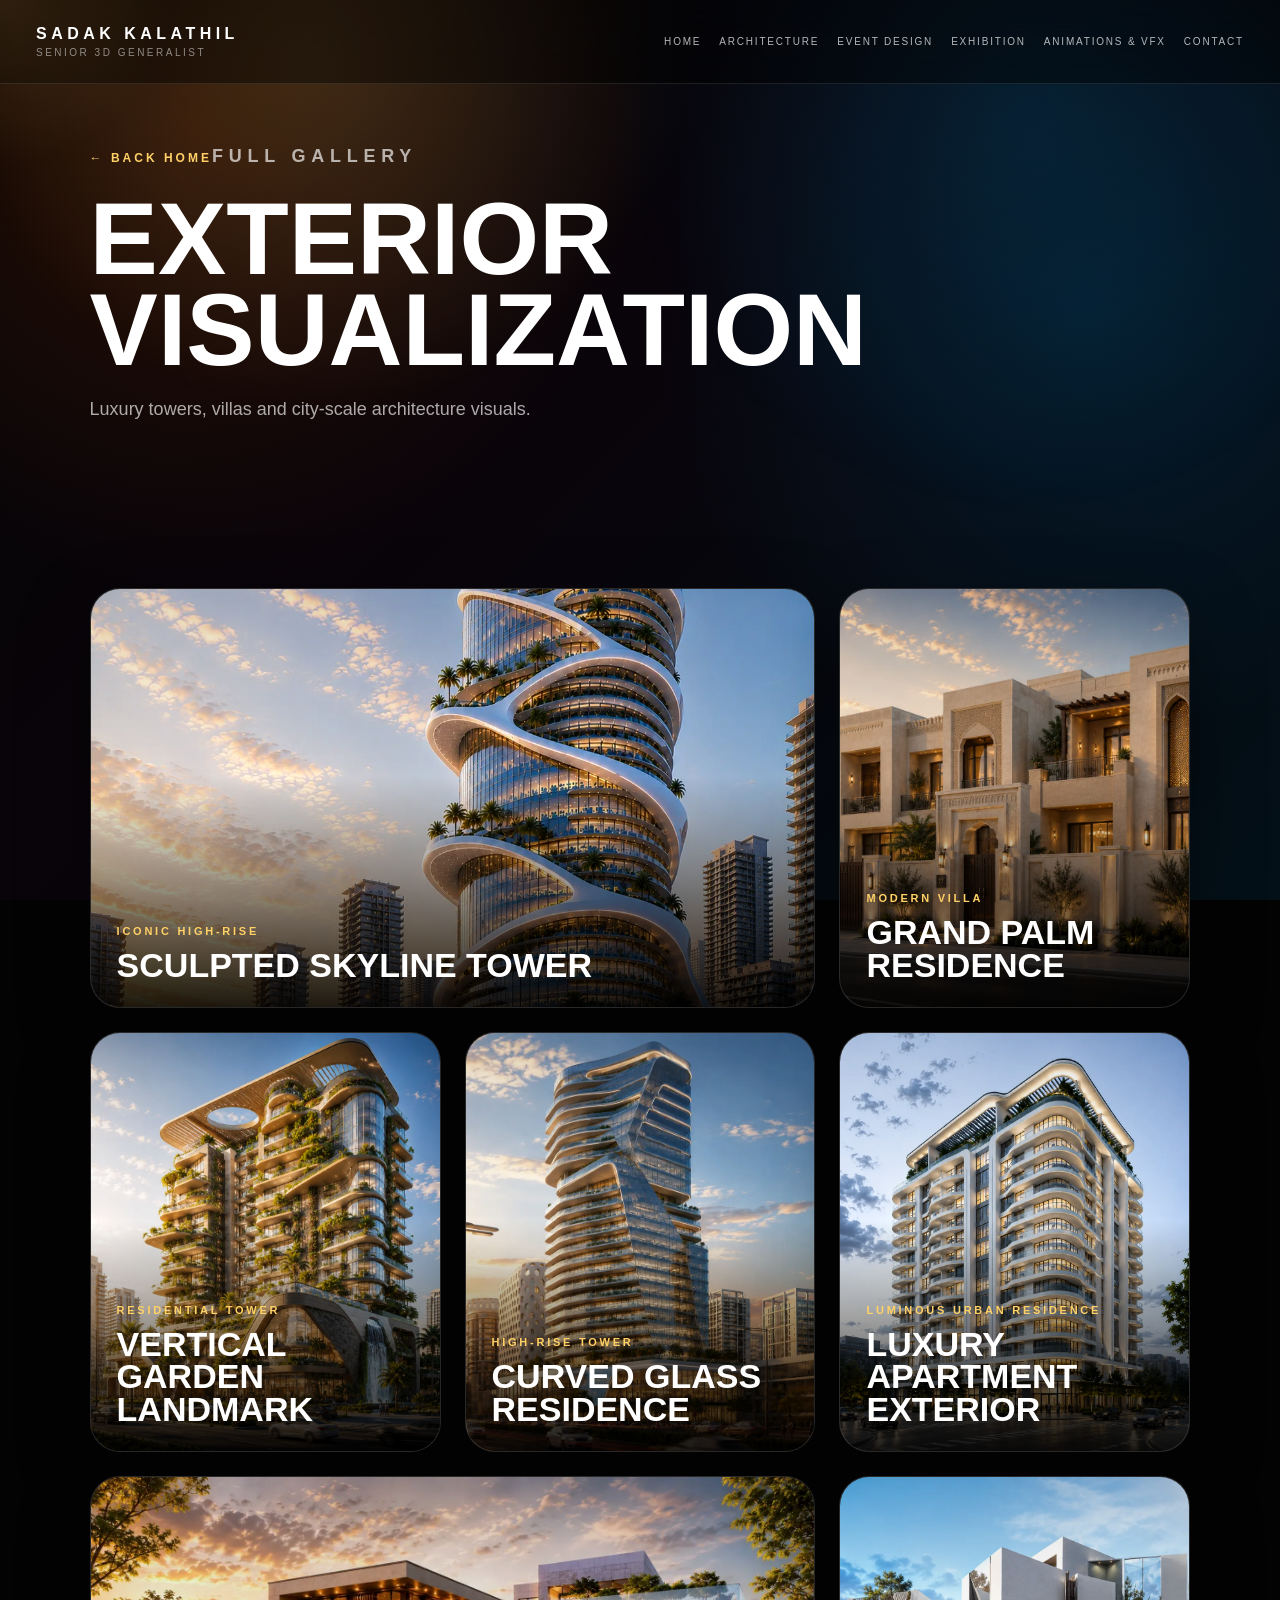
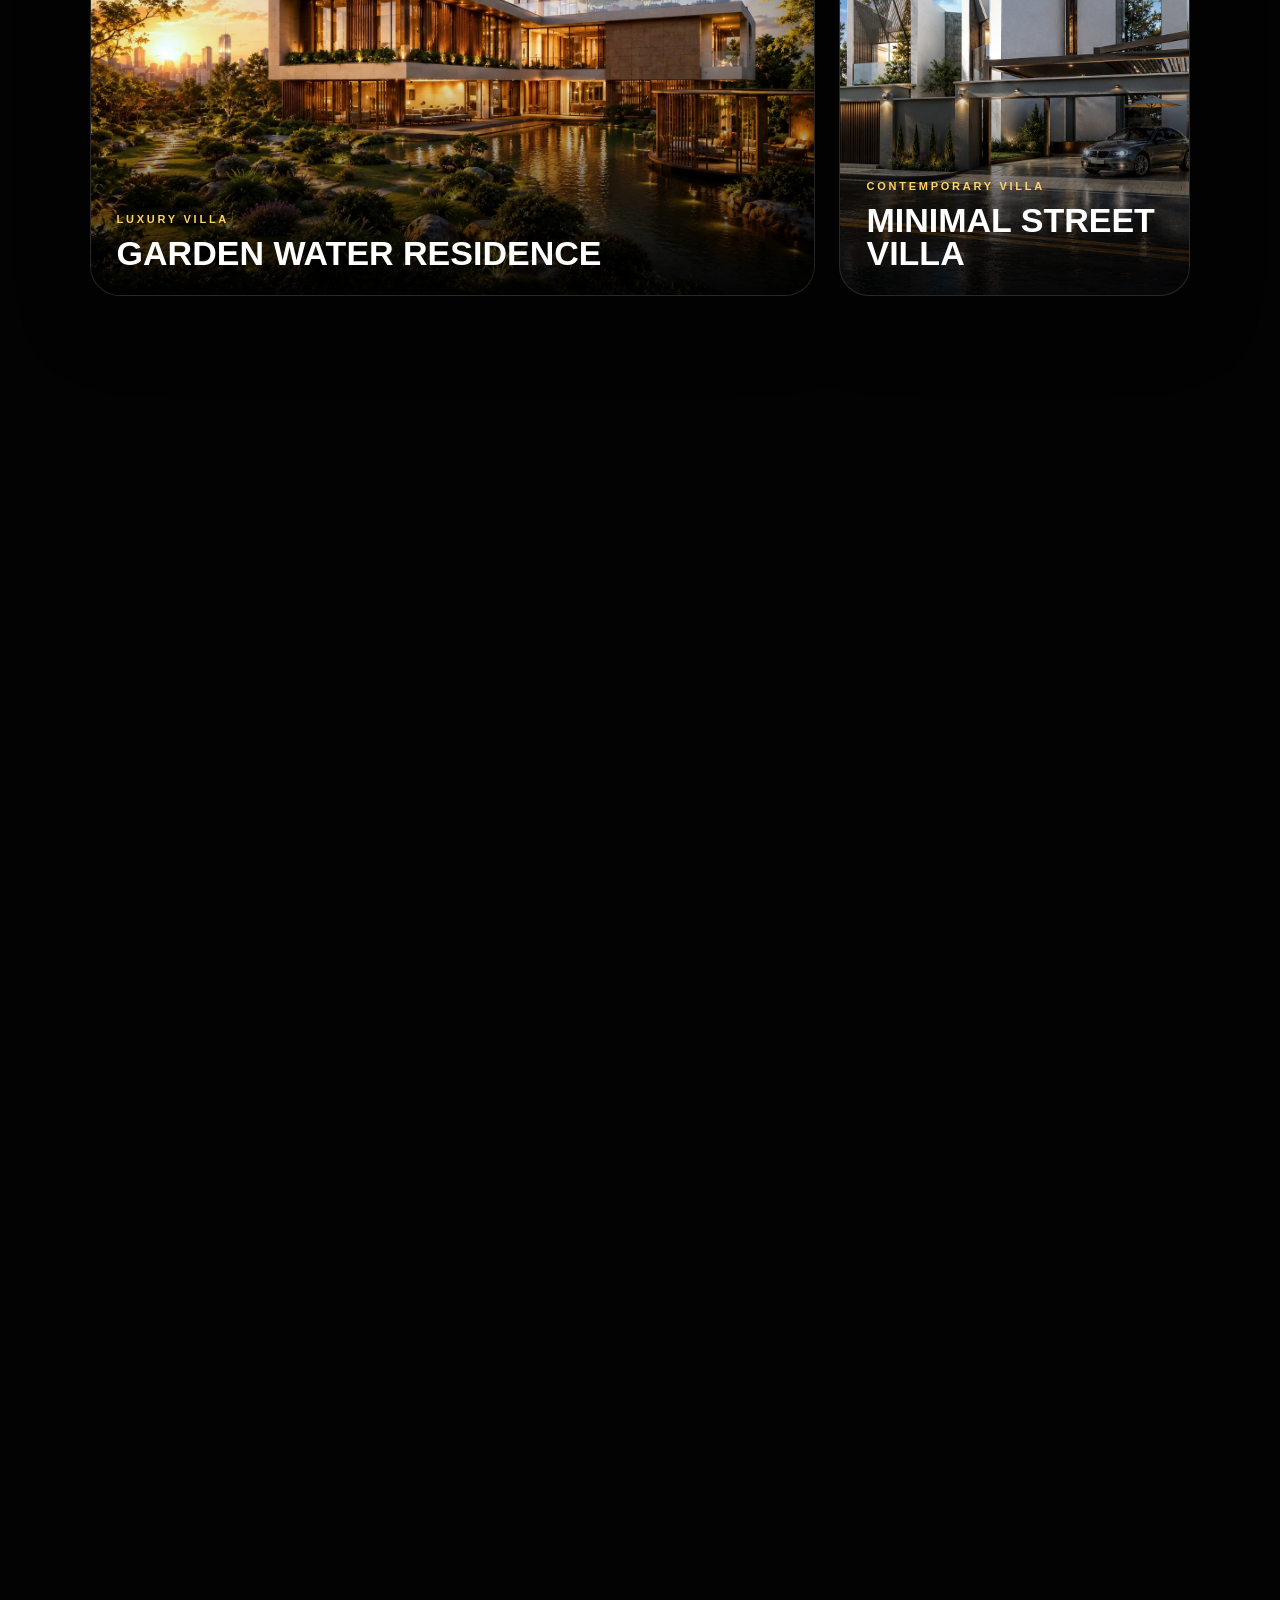
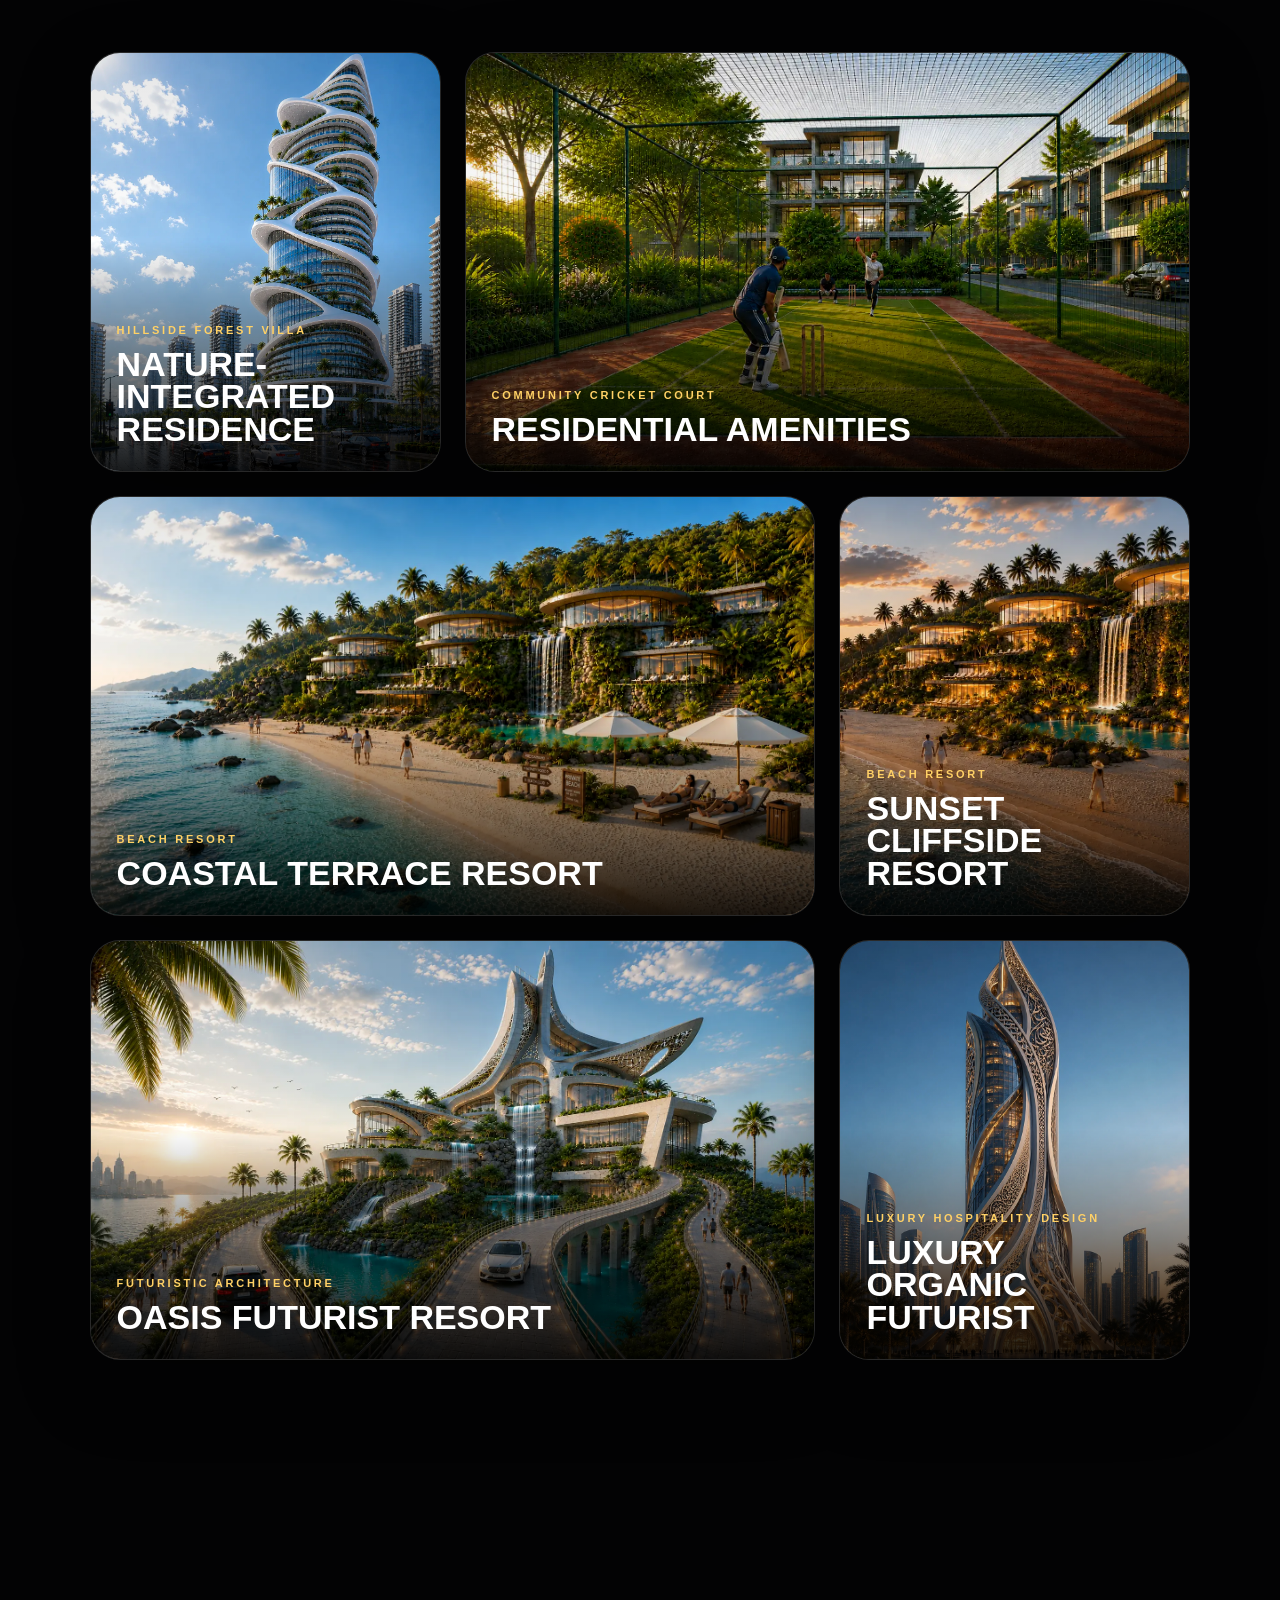
<file: exterior.html>
<!DOCTYPE html>
<html lang="en">
<head><meta charset="UTF-8" /><meta name="viewport" content="width=device-width, initial-scale=1.0" /><title>Exterior Visualization | Sadak Kalathil</title><link rel="stylesheet" href="style.css" /></head>
<body>
  <div class="cursor-glow"></div><div class="global-bg"></div>
  <header class="site-header"><a class="brand" href="index.html#home"><span>SADAK KALATHIL</span><small>Senior 3D Generalist</small></a><button class="menu-button" aria-label="Open menu">MENU</button><nav class="nav"><a href="index.html#home">Home</a><a href="index.html#architecture">Architecture</a><a href="index.html#events">Event Design</a><a href="index.html#exhibition">Exhibition</a><a href="index.html#animation">Animations & VFX</a><a href="index.html#contact">Contact</a></nav></header>
  <main>
    <section class="page-hero section"><div class="page-title reveal"><a class="back-link" href="index.html">← Back Home</a><p class="eyebrow">Full Gallery</p><h1>Exterior Visualization</h1><p>Luxury towers, villas and city-scale architecture visuals.</p></div></section>
    <section class="full-gallery" id="gallery-grid">
      <!-- Dynamically loaded from portfolio-loader.js -->
    </section>
  </main>
  <script src="portfolio-data.js"></script>
  <script src="portfolio-loader.js"></script>
  <script src="script.js"></script>
</body></html>
</file>
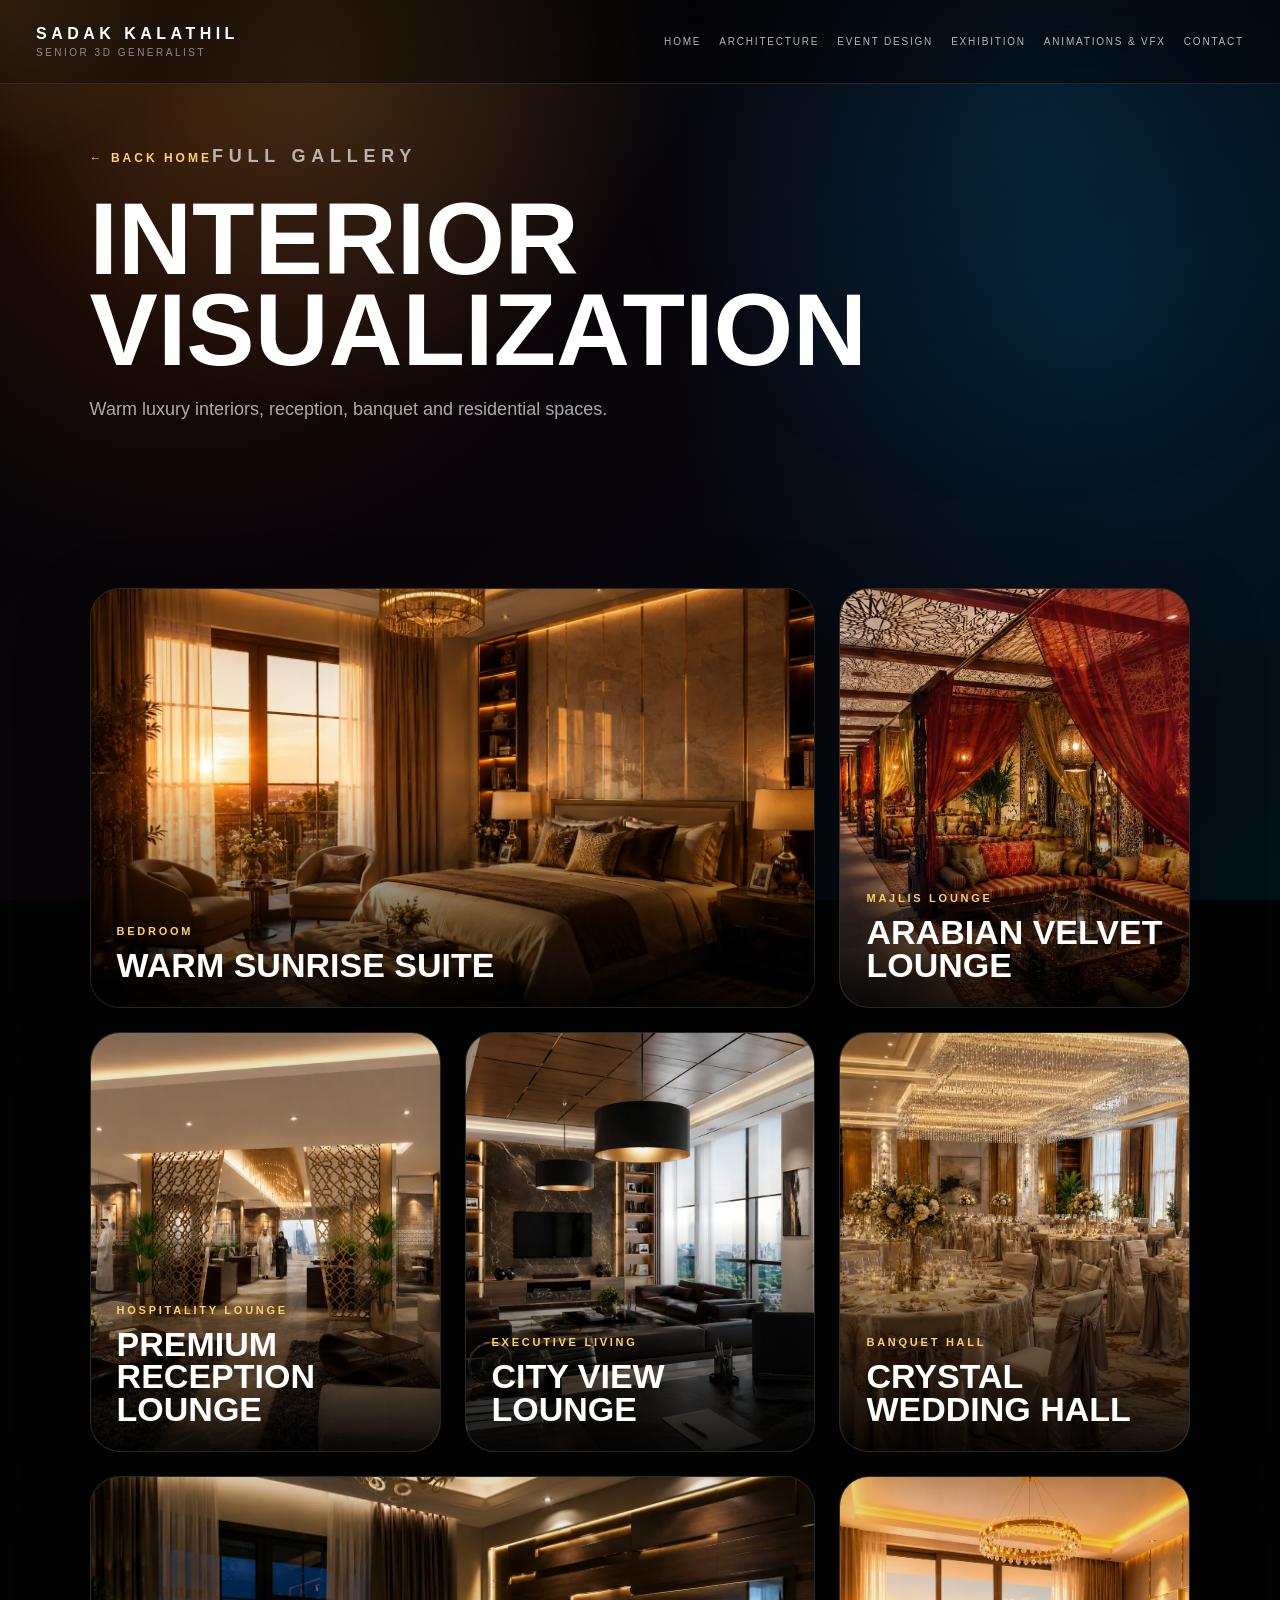
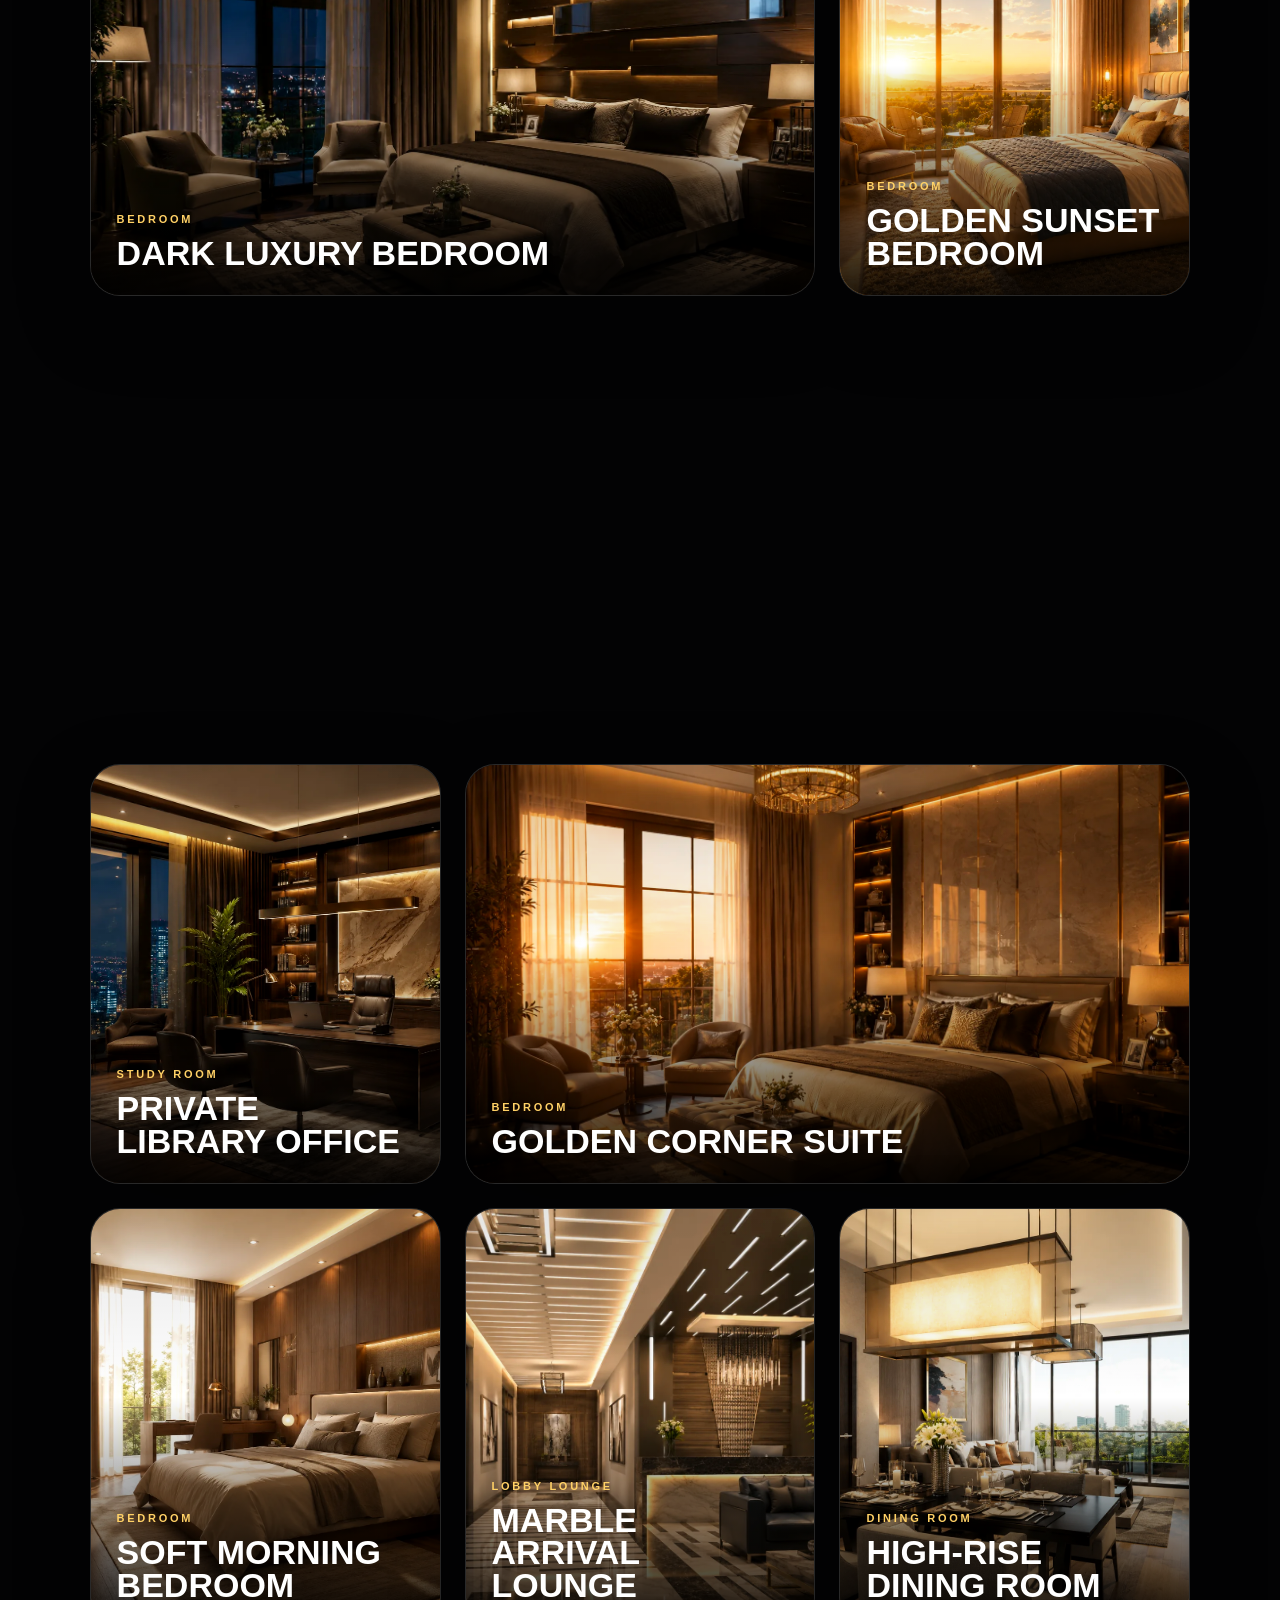
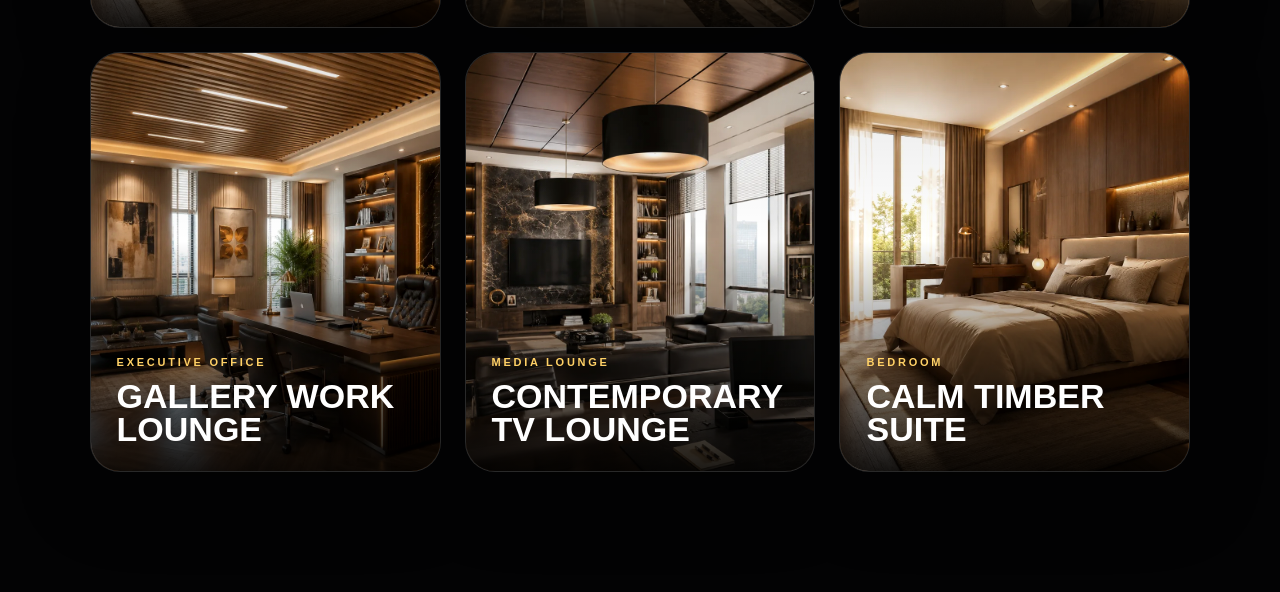
<file: interior.html>
<!DOCTYPE html>
<html lang="en">
<head><meta charset="UTF-8" /><meta name="viewport" content="width=device-width, initial-scale=1.0" /><title>Interior Visualization | Sadak Kalathil</title><link rel="stylesheet" href="style.css" /></head>
<body>
  <div class="cursor-glow"></div><div class="global-bg"></div>
  <header class="site-header"><a class="brand" href="index.html#home"><span>SADAK KALATHIL</span><small>Senior 3D Generalist</small></a><button class="menu-button" aria-label="Open menu">MENU</button><nav class="nav"><a href="index.html#home">Home</a><a href="index.html#architecture">Architecture</a><a href="index.html#events">Event Design</a><a href="index.html#exhibition">Exhibition</a><a href="index.html#animation">Animations & VFX</a><a href="index.html#contact">Contact</a></nav></header>
  <main>
    <section class="page-hero section"><div class="page-title reveal"><a class="back-link" href="index.html">← Back Home</a><p class="eyebrow">Full Gallery</p><h1>Interior Visualization</h1><p>Warm luxury interiors, reception, banquet and residential spaces.</p></div></section>
    <section class="full-gallery" id="gallery-grid">
      <!-- Dynamically loaded from portfolio-loader.js -->
    </section>
  </main>
  <script src="portfolio-data.js"></script>
  <script src="portfolio-loader.js"></script>
  <script src="script.js"></script>
</body></html>
</file>
<file: style.css>
*{box-sizing:border-box}html{scroll-behavior:smooth}body{margin:0;font-family:Inter,Arial,sans-serif;background:#030304;color:white;overflow-x:hidden}.global-bg{position:fixed;inset:0;z-index:-3;background:radial-gradient(circle at 15% 15%,rgba(128,42,0,.28),transparent 34%),radial-gradient(circle at 85% 35%,rgba(0,90,140,.22),transparent 35%),linear-gradient(135deg,#050505,#09040a 45%,#031018);}.cursor-glow{position:fixed;width:360px;height:360px;border-radius:50%;background:radial-gradient(circle,rgba(255,190,90,.13),transparent 65%);pointer-events:none;z-index:100;transform:translate(-50%,-50%);mix-blend-mode:screen}.site-header{position:fixed;top:0;left:0;right:0;z-index:50;height:84px;display:flex;align-items:center;justify-content:space-between;padding:0 36px;background:rgba(0,0,0,.42);border-bottom:1px solid rgba(255,255,255,.1);backdrop-filter:blur(18px)}.brand{text-decoration:none;color:white;display:flex;flex-direction:column;gap:4px}.brand span{font-weight:900;letter-spacing:.28em}.brand small{font-size:10px;letter-spacing:.25em;color:rgba(255,255,255,.5);text-transform:uppercase}.nav{display:flex;gap:18px}.nav a{color:rgba(255,255,255,.7);text-decoration:none;text-transform:uppercase;font-size:10px;letter-spacing:.18em;transition:.3s}.nav a:hover{color:#ffd166}.menu-button{display:none;background:none;border:1px solid rgba(255,255,255,.18);color:white;border-radius:999px;padding:10px 16px}.section{position:relative}.hero{min-height:100vh;display:grid;grid-template-columns:1.05fr .95fr;gap:42px;align-items:center;padding:120px 7vw 80px;overflow:hidden}.hero-image{position:absolute;inset:-8%;background:url('images/architecture/exterior/exterior-01.webp') center/cover no-repeat;opacity:.35;transform:scale(1.05);will-change:transform}.hero-vignette{position:absolute;inset:0;background:linear-gradient(90deg,rgba(0,0,0,.96),rgba(0,0,0,.74) 47%,rgba(0,0,0,.2)),linear-gradient(0deg,#030304 0%,transparent 28%,rgba(0,0,0,.4) 100%)}.hero-content,.hero-card{position:relative;z-index:5}.eyebrow{display:inline-block;margin:0 0 22px;color:#ffd166;text-transform:uppercase;letter-spacing:.32em;font-size:12px;font-weight:800}.hero h1,.section-title h2,.direction-box h2,.about-copy h2,.footer h2{margin:0;text-transform:uppercase;font-weight:950;line-height:.9;letter-spacing:-.06em}.hero h1{font-size:clamp(58px,9vw,142px);max-width:900px}.hero h1 span{color:#ffd166;text-shadow:0 0 35px rgba(255,200,90,.25)}.lead{font-size:20px;line-height:1.65;color:rgba(255,255,255,.72);max-width:680px}.hero-actions{display:flex;gap:16px;flex-wrap:wrap;margin-top:34px}.btn{display:inline-flex;align-items:center;justify-content:center;border-radius:999px;padding:16px 26px;text-transform:uppercase;letter-spacing:.16em;font-size:12px;font-weight:900;text-decoration:none;transition:.35s}.btn.primary{background:#ffd166;color:#050505;box-shadow:0 22px 55px rgba(255,209,102,.18)}.btn.ghost{color:white;border:1px solid rgba(255,255,255,.18);background:rgba(255,255,255,.06)}.btn:hover{transform:translateY(-4px)}.hero-card{border:1px solid rgba(255,255,255,.12);border-radius:34px;padding:14px;background:rgba(255,255,255,.055);box-shadow:0 40px 120px rgba(0,0,0,.55);backdrop-filter:blur(18px);overflow:hidden}.hero-card img{width:100%;height:640px;object-fit:cover;border-radius:24px;display:block}.card-caption{position:absolute;left:36px;bottom:32px;font-weight:900;text-transform:uppercase;letter-spacing:.16em;background:rgba(0,0,0,.42);padding:14px 18px;border-radius:999px;border:1px solid rgba(255,255,255,.12)}.light-beam{position:absolute;width:52vw;height:170vh;top:-40vh;z-index:3;opacity:.18;filter:blur(18px);background:linear-gradient(90deg,transparent,rgba(255,220,140,.55),transparent);animation:slowSweep 65s linear infinite}.beam-one{left:-60vw;transform:rotate(18deg)}.beam-two{left:-70vw;transform:rotate(-12deg);animation-duration:95s;opacity:.11;background:linear-gradient(90deg,transparent,rgba(80,190,255,.55),transparent)}@keyframes slowSweep{0%{left:-70vw}100%{left:120vw}}.particles{position:absolute;inset:0;pointer-events:none;z-index:4}.particle{position:absolute;width:3px;height:3px;border-radius:999px;background:rgba(255,232,180,.85);box-shadow:0 0 18px rgba(255,210,120,.8);animation:particleRise linear infinite}@keyframes particleRise{from{transform:translateY(40px) translateX(0) scale(.55);opacity:0}20%{opacity:1}to{transform:translateY(-95vh) translateX(120px) scale(1.4);opacity:0}}.content-section{padding:120px 7vw}.section-title{max-width:900px}.section-title h2,.direction-box h2,.about-copy h2,.footer h2{font-size:clamp(44px,6vw,92px)}.section-title p:not(.eyebrow),.direction-box p,.about-copy p,.footer p{font-size:18px;line-height:1.75;color:rgba(255,255,255,.65);max-width:760px}.split-title{margin:70px 0 22px;text-transform:uppercase;letter-spacing:.25em;color:#ffd166;font-weight:900}.gallery-grid{display:grid;grid-template-columns:repeat(4,1fr);gap:22px}.project-card{position:relative;min-height:410px;border-radius:30px;overflow:hidden;border:1px solid rgba(255,255,255,.1);background:#111;box-shadow:0 25px 70px rgba(0,0,0,.35);transition:.55s;isolation:isolate}.project-card.large{grid-column:span 2;grid-row:span 2;min-height:650px}.project-card.wide{grid-column:span 2}.project-card img{position:absolute;inset:0;width:100%;height:100%;object-fit:cover;transition:1.1s;filter:saturate(1.1) contrast(1.03)}.project-card:after{content:"";position:absolute;inset:0;background:linear-gradient(0deg,rgba(0,0,0,.88),transparent 55%,rgba(0,0,0,.1));z-index:1}.project-card>div:last-child{position:absolute;left:26px;right:26px;bottom:26px;z-index:3}.project-card small{color:#ffd166;text-transform:uppercase;letter-spacing:.25em;font-size:11px;font-weight:900}.project-card h3{font-size:34px;line-height:.95;text-transform:uppercase;margin:10px 0 0}.project-card:hover{transform:translateY(-12px) scale(1.015);box-shadow:0 45px 110px rgba(0,0,0,.62);border-color:rgba(255,209,102,.35)}.project-card:hover img{transform:scale(1.12)}.shine{position:absolute;inset:-20%;z-index:2;background:linear-gradient(105deg,transparent 32%,rgba(255,255,255,.24) 48%,transparent 62%);transform:translateX(-120%) rotate(8deg);animation:cardSweep 48s ease-in-out infinite}.shine.slow{animation-duration:70s}@keyframes cardSweep{0%,52%{transform:translateX(-125%) rotate(8deg)}75%,100%{transform:translateX(125%) rotate(8deg)}}.dark-band{background:linear-gradient(180deg,rgba(255,255,255,.035),rgba(255,255,255,.015))}.exhibition-band{background:radial-gradient(circle at 80% 10%,rgba(0,132,180,.13),transparent 34%),linear-gradient(180deg,rgba(255,209,102,.025),rgba(255,255,255,.012))}.event-grid{grid-template-columns:repeat(3,1fr)}.video-grid{display:grid;grid-template-columns:repeat(3,1fr);gap:24px;margin-top:54px}.video-card{position:relative;border:1px solid rgba(255,255,255,.1);border-radius:30px;background:#111;min-height:360px;overflow:hidden;transition:.45s}.video-card:hover{transform:translateY(-10px);border-color:rgba(255,209,102,.35);box-shadow:0 35px 90px rgba(0,0,0,.55)}.video-preview{position:absolute;inset:0;width:100%;height:100%;object-fit:cover;opacity:.64}.video-overlay{position:absolute;inset:0;padding:30px;display:flex;flex-direction:column;justify-content:flex-end;background:linear-gradient(0deg,rgba(0,0,0,.92),rgba(0,0,0,.15))}.play-icon{width:64px;height:64px;border-radius:50%;background:#ffd166;color:#050505;display:grid;place-items:center;margin-bottom:28px;font-weight:900}.video-card h3{text-transform:uppercase;font-size:30px;margin:0}.video-card p{color:rgba(255,255,255,.68);line-height:1.7}.video-card:hover .video-preview{opacity:.86}.direction-section{padding:100px 7vw}.direction-box{border:1px solid rgba(255,255,255,.1);border-radius:46px;padding:70px;background:radial-gradient(circle at 10% 0%,rgba(255,209,102,.18),transparent 35%),linear-gradient(120deg,rgba(40,14,2,.9),rgba(21,6,16,.92),rgba(4,19,31,.9));box-shadow:0 45px 120px rgba(0,0,0,.5)}.about-section{padding:110px 7vw;display:grid;grid-template-columns:.8fr 1.2fr;gap:60px;align-items:center}.stats{border:1px solid rgba(255,255,255,.1);border-radius:36px;padding:50px;background:rgba(255,255,255,.04)}.stats strong{font-size:120px;color:#ffd166;line-height:.8}.stats span{display:block;text-transform:uppercase;letter-spacing:.25em;color:rgba(255,255,255,.6);margin-top:18px}.tags{display:flex;flex-wrap:wrap;gap:12px;margin-top:30px}.tags span{border:1px solid rgba(255,255,255,.13);border-radius:999px;padding:12px 16px;color:rgba(255,255,255,.72);background:rgba(255,255,255,.04)}.footer{padding:110px 7vw 70px;border-top:1px solid rgba(255,255,255,.1)}.footer h2{max-width:1000px}.reveal{opacity:0;transform:translateY(36px);transition:1s ease}.reveal.visible{opacity:1;transform:translateY(0)}.hero-slider-frame{position:relative;overflow:hidden;border-radius:24px}.hero-slider-frame img{transition:opacity 1.4s ease,transform 7s ease;transform:scale(1.04)}.hero-slider-frame img.changing{opacity:.15;transform:scale(1.10)}.hero-slide-gradient{position:absolute;inset:0;background:linear-gradient(0deg,rgba(0,0,0,.58),transparent 55%);pointer-events:none}.hero-slider-dots{position:absolute;right:26px;bottom:30px;display:flex;gap:7px;z-index:8}.hero-slider-dots span{width:8px;height:8px;border-radius:99px;background:rgba(255,255,255,.35);transition:.4s}.hero-slider-dots span.active{width:26px;background:#ffd166}.contact-grid{display:grid;grid-template-columns:repeat(5,1fr);gap:18px;margin-top:34px;max-width:1100px}.contact-card{border:1px solid rgba(255,255,255,.12);background:rgba(255,255,255,.045);border-radius:26px;padding:24px;text-decoration:none;color:white;transition:.35s}.contact-card:hover{transform:translateY(-6px);border-color:rgba(255,209,102,.36);background:rgba(255,255,255,.08)}.contact-card small{display:block;color:#ffd166;text-transform:uppercase;letter-spacing:.25em;font-weight:900;font-size:11px;margin-bottom:10px}.contact-card strong{font-size:18px;word-break:break-word}
@media(max-width:1100px){.nav{display:none}.menu-button{display:block}.hero{grid-template-columns:1fr}.hero-card{display:none}.gallery-grid,.event-grid,.video-grid,.about-section,.contact-grid{grid-template-columns:1fr}.project-card.large,.project-card.wide{grid-column:auto;grid-row:auto;min-height:430px}.site-header{padding:0 18px}.content-section{padding:90px 22px}.hero{padding:120px 22px 70px}.direction-section,.about-section,.footer{padding-left:22px;padding-right:22px}.direction-box{padding:36px}.brand span{font-size:13px}.cursor-glow{display:none}}@media(max-width:1100px){.nav.mobile-open{display:flex;position:fixed;left:18px;right:18px;top:94px;flex-direction:column;gap:0;background:rgba(0,0,0,.94);border:1px solid rgba(255,255,255,.14);border-radius:24px;padding:18px;backdrop-filter:blur(18px)}.nav.mobile-open a{padding:16px;border-bottom:1px solid rgba(255,255,255,.08)}}
.showreel-grid{grid-template-columns:minmax(0,1fr);max-width:1280px}.showreel-card{min-height:0;aspect-ratio:64/27}.showreel-card .video-preview{opacity:.92;object-fit:contain;background:#030304}.showreel-card .video-overlay{pointer-events:none;transition:.3s}.showreel-card:hover .video-overlay,.showreel-card:focus-within .video-overlay{opacity:0}


/* V3 FIX: More buttons and single contact box */
.more-row{display:flex;justify-content:center;margin:34px 0 8px}.more-btn{display:inline-flex;align-items:center;justify-content:center;border:1px solid rgba(255,209,102,.48);background:linear-gradient(135deg,rgba(255,209,102,.18),rgba(255,255,255,.045));color:#ffd166;text-decoration:none;border-radius:999px;padding:15px 28px;text-transform:uppercase;letter-spacing:.22em;font-size:12px;font-weight:900;box-shadow:0 18px 60px rgba(255,209,102,.08);transition:.35s}.more-btn:hover{transform:translateY(-4px);background:#ffd166;color:#050505;box-shadow:0 30px 90px rgba(255,209,102,.22)}
.contact-box{display:flex;align-items:center;gap:30px;max-width:680px;margin-top:38px;border:1px solid rgba(255,209,102,.42);border-radius:28px;padding:28px 34px;background:linear-gradient(135deg,rgba(255,255,255,.065),rgba(255,255,255,.025));box-shadow:0 30px 90px rgba(0,0,0,.38)}.contact-icon{width:82px;height:82px;border:1px solid rgba(255,209,102,.58);border-radius:50%;display:grid;place-items:center;color:#ffd166;font-size:36px;flex:0 0 auto}.contact-details{display:flex;flex-direction:column;gap:9px}.contact-details small{color:#ffd166;text-transform:uppercase;letter-spacing:.28em;font-weight:900}.contact-details a{color:white;text-decoration:none;font-size:22px;line-height:1.25}.contact-details a:hover{color:#ffd166}.page-hero{min-height:52vh;display:flex;align-items:end;padding:140px 7vw 70px;position:relative;overflow:hidden}.page-hero:before{content:"";position:absolute;inset:0;background:radial-gradient(circle at 25% 10%,rgba(255,209,102,.18),transparent 35%),radial-gradient(circle at 80% 20%,rgba(0,136,200,.16),transparent 38%);opacity:.9}.page-hero>*{position:relative;z-index:2}.page-title h1{font-size:clamp(52px,8vw,120px);line-height:.88;text-transform:uppercase;margin:0}.page-title p{max-width:720px;color:rgba(255,255,255,.66);font-size:18px;line-height:1.8}.back-link{display:inline-flex;color:#ffd166;text-decoration:none;text-transform:uppercase;letter-spacing:.25em;font-size:12px;font-weight:900;margin-bottom:25px}.full-gallery{padding:75px 7vw 120px;display:grid;grid-template-columns:repeat(3,1fr);gap:24px}.full-gallery .project-card{min-height:420px}.full-gallery .project-card:nth-child(1),.full-gallery .project-card:nth-child(6){grid-column:span 2}@media(max-width:1100px){.contact-box{align-items:flex-start;flex-direction:column}.contact-details a{font-size:18px}.full-gallery{grid-template-columns:1fr;padding-left:22px;padding-right:22px}.full-gallery .project-card:nth-child(1),.full-gallery .project-card:nth-child(6){grid-column:auto}.page-hero{padding-left:22px;padding-right:22px}}

/* V4 ADDITIONS: Image Crop/Fit & Redesigned Slideshow Caption & Cinematic Lightbox */

/* Image Cropping Control */
.project-card.contain-fit {
  background: #030305 !important;
}
.project-card.contain-fit img {
  object-fit: contain !important;
  background-color: #030305;
}

/* Redesigned Slideshow Caption: same like others (premium luxury overlay, no background box) */
.hero-card-caption {
  position: absolute;
  left: 26px;
  right: 26px;
  bottom: 26px;
  z-index: 8;
  background: none;
  backdrop-filter: none;
  -webkit-backdrop-filter: none;
  padding: 0;
  border-radius: 0;
  border: none;
  transition: opacity 0.5s ease, transform 0.5s ease;
  pointer-events: none;
}
.hero-card-caption small {
  color: #ffd166;
  text-transform: uppercase;
  letter-spacing: .25em;
  font-size: 11px;
  font-weight: 900;
  display: block;
}
.hero-card-caption h3 {
  font-size: 34px;
  line-height: .95;
  text-transform: uppercase;
  margin: 10px 0 0;
  color: #ffffff;
  font-weight: 900;
}

@media(max-width:1100px) {
  .hero-card-caption {
    left: 26px;
    right: 26px;
    bottom: 26px;
    padding: 0;
  }
  .hero-card-caption h3 {
    font-size: 28px;
  }
}

/* Cinematic Fullscreen Lightbox Modal */
.lightbox-overlay {
  position: fixed;
  inset: 0;
  background: rgba(3, 3, 5, 0.96);
  backdrop-filter: blur(25px);
  -webkit-backdrop-filter: blur(25px);
  z-index: 9999;
  display: flex;
  justify-content: center;
  align-items: center;
  opacity: 0;
  pointer-events: none;
  transition: opacity 0.4s cubic-bezier(0.4, 0, 0.2, 1);
}
.lightbox-overlay.open {
  opacity: 1;
  pointer-events: auto;
}
.lightbox-close {
  position: absolute;
  top: 30px;
  right: 30px;
  background: rgba(255, 255, 255, 0.05);
  border: 1px solid rgba(255, 255, 255, 0.12);
  color: white;
  font-size: 20px;
  width: 54px;
  height: 54px;
  border-radius: 50%;
  cursor: pointer;
  display: grid;
  place-items: center;
  transition: all 0.3s cubic-bezier(0.4, 0, 0.2, 1);
  z-index: 10000;
}
.lightbox-close:hover {
  background: #ffd166;
  color: #000;
  border-color: #ffd166;
  transform: rotate(90deg) scale(1.08);
  box-shadow: 0 0 15px rgba(255, 209, 102, 0.4);
}
.lightbox-content {
  position: relative;
  display: flex;
  flex-direction: column;
  align-items: center;
  justify-content: center;
  max-width: 90vw;
  max-height: 90vh;
}
.lightbox-image {
  max-width: 100%;
  max-height: 76vh;
  object-fit: contain;
  border-radius: 16px;
  box-shadow: 0 35px 90px rgba(0,0,0,0.85);
  border: 1px solid rgba(255,255,255,0.08);
  transform: scale(0.95);
  transition: transform 0.4s cubic-bezier(0.175, 0.885, 0.32, 1.15);
}
.lightbox-overlay.open .lightbox-image {
  transform: scale(1);
}
.lightbox-caption {
  margin-top: 24px;
  text-align: center;
  background: rgba(0, 0, 0, 0.6);
  backdrop-filter: blur(10px);
  padding: 16px 32px;
  border-radius: 20px;
  border: 1px solid rgba(255, 255, 255, 0.08);
  max-width: 600px;
  box-shadow: 0 15px 40px rgba(0,0,0,0.3);
}
.lightbox-caption small {
  color: #ffd166;
  text-transform: uppercase;
  letter-spacing: .25em;
  font-size: 11px;
  font-weight: 900;
  display: block;
}
.lightbox-caption h3 {
  font-size: 24px;
  line-height: 1.15;
  text-transform: uppercase;
  margin: 6px 0 0;
  color: #ffffff;
  font-family: 'Outfit', sans-serif;
  font-weight: 800;
}
.project-card {
  cursor: pointer;
}
</file>
